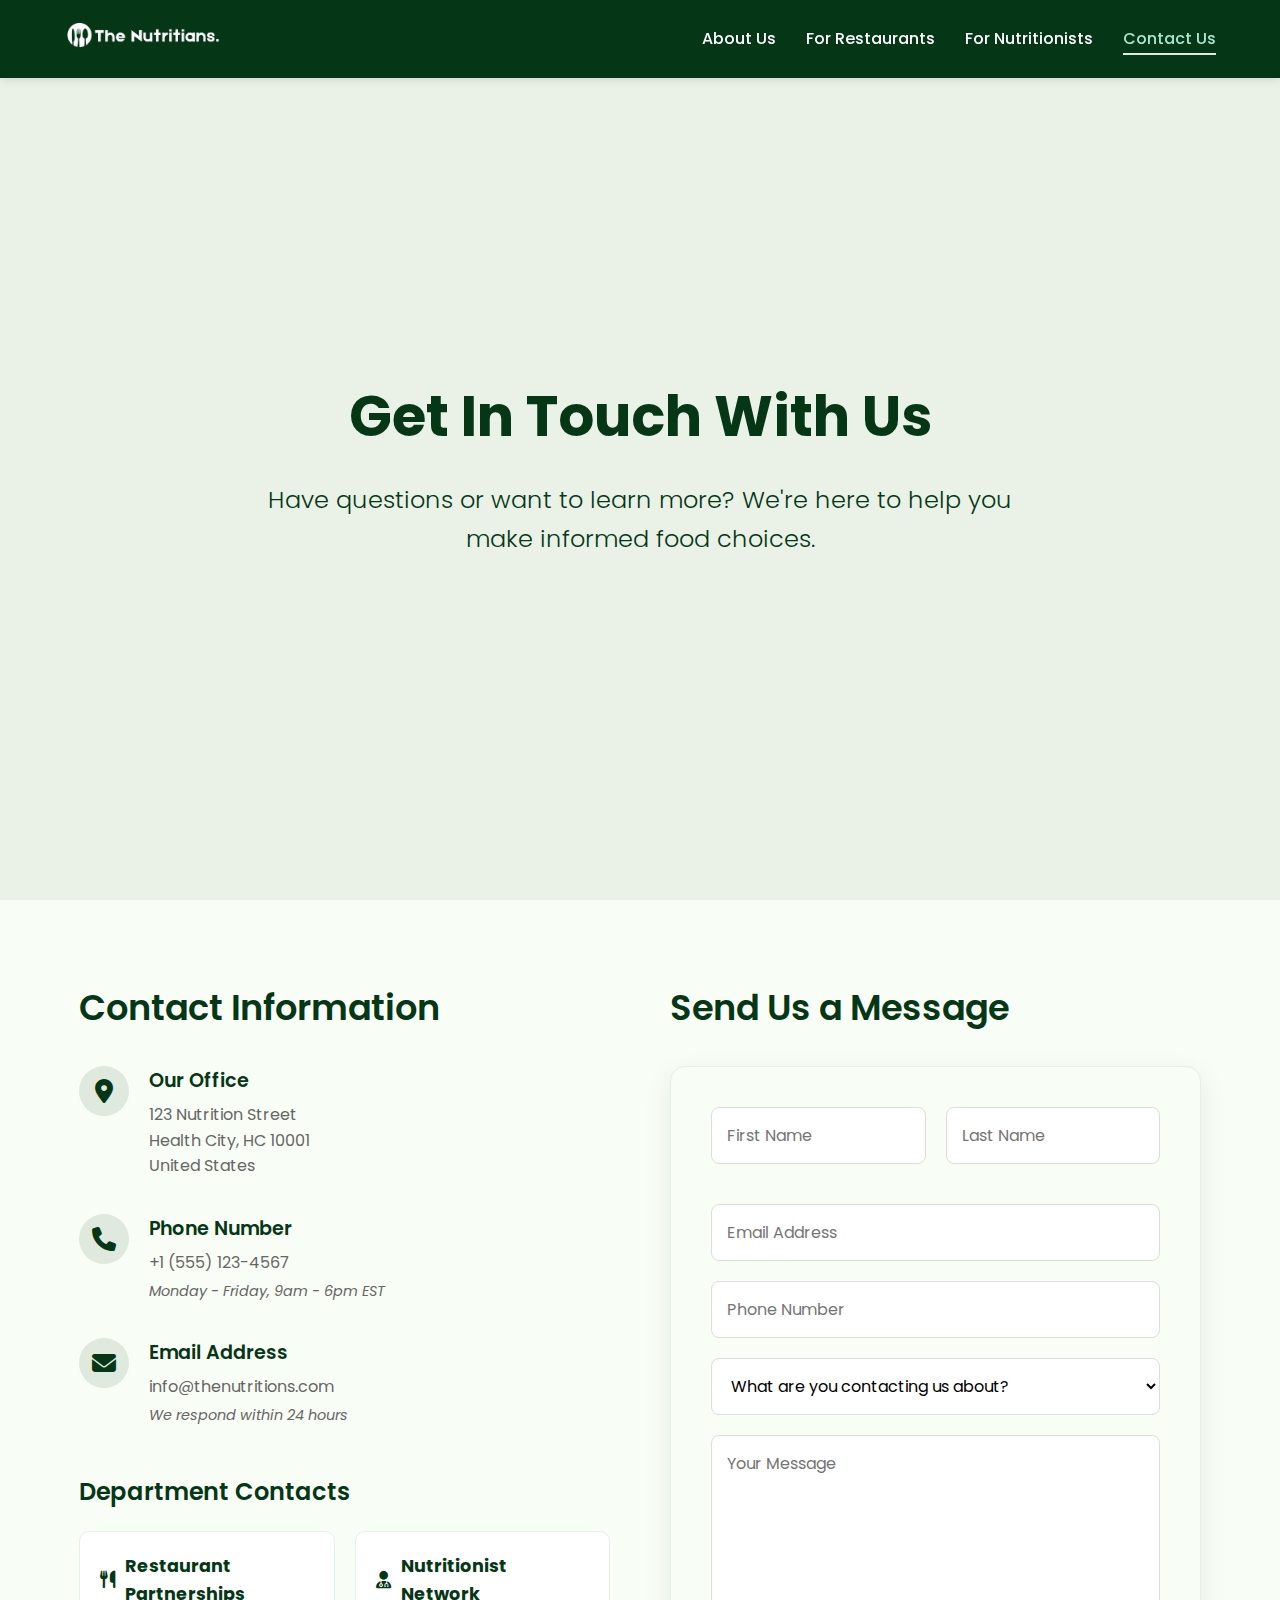
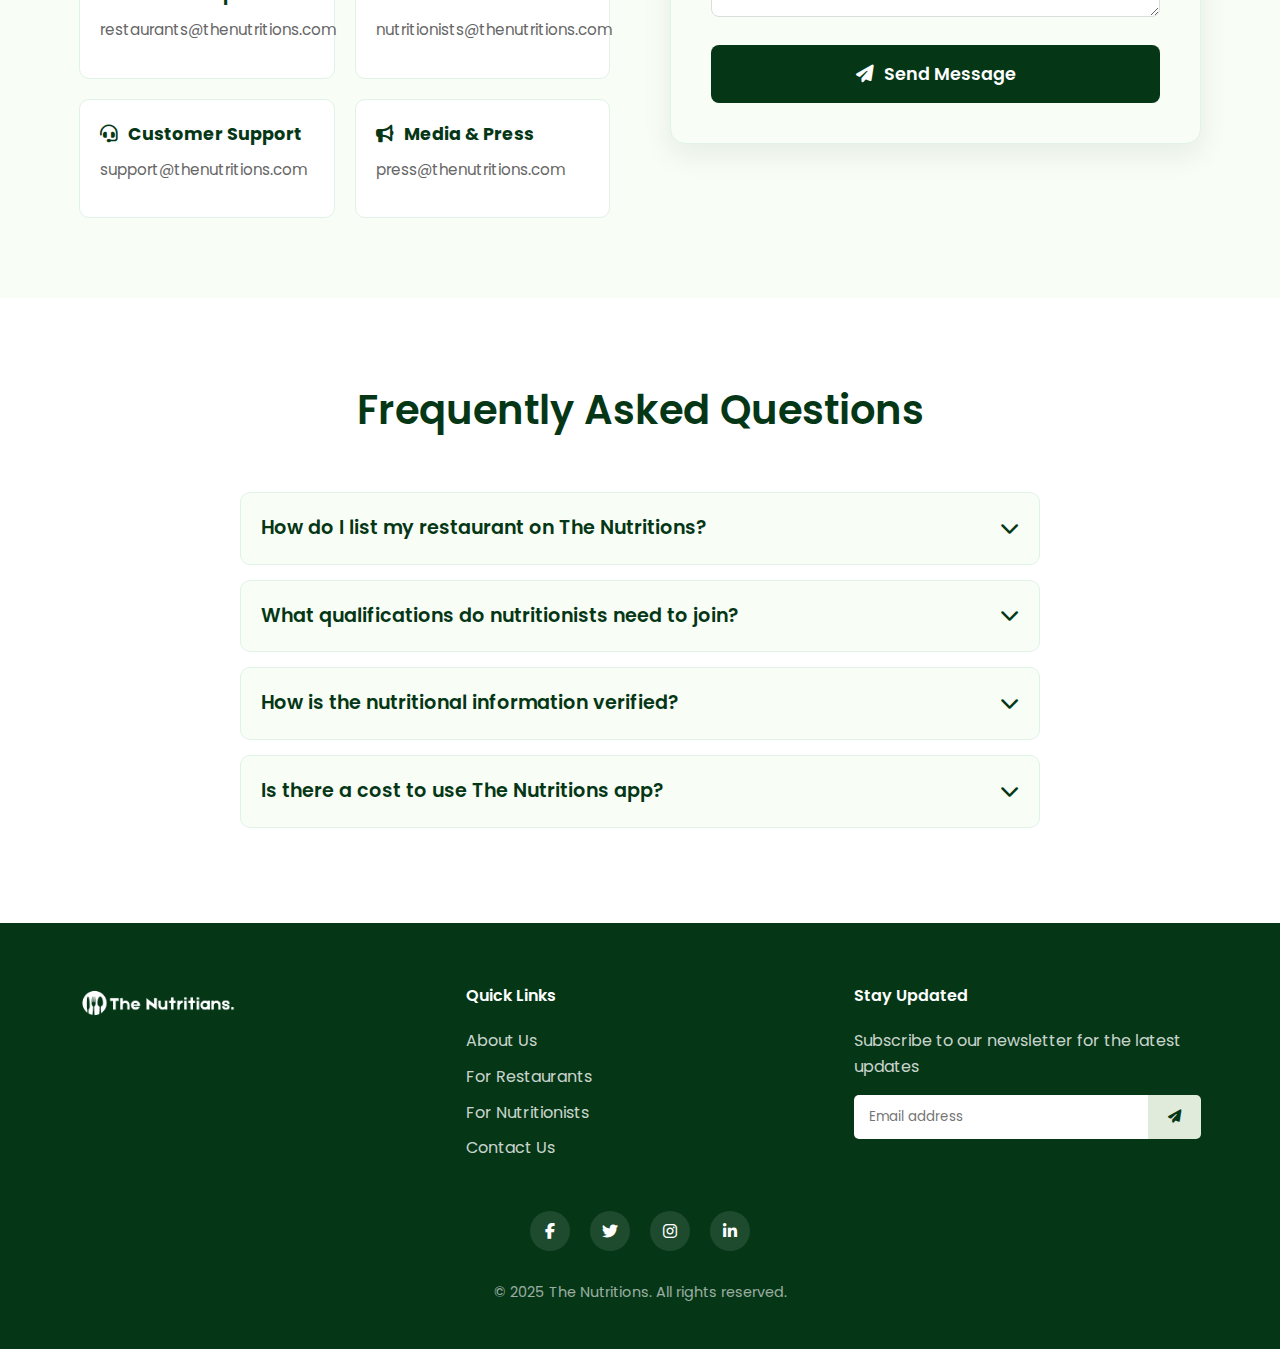
<file: contact.html>
<!DOCTYPE html>
<html lang="en">
<head>
    <meta charset="UTF-8">
    <meta name="viewport" content="width=device-width, initial-scale=1.0">
    <title>Contact Us - The Nutritians</title>
    <link rel="stylesheet" href="css/base.css">
    <link rel="stylesheet" href="css/navigation.css">
    <link rel="stylesheet" href="css/contact.css">
    <link rel="stylesheet" href="css/footer.css">
    <link rel="stylesheet" href="css/responsive.css">
    <link rel="stylesheet" href="https://cdnjs.cloudflare.com/ajax/libs/font-awesome/6.4.0/css/all.min.css">
</head>
<body>
    <!-- Navigation -->
    <nav class="navbar">
        <div class="container nav-container">
            <div class="logo">
                <a href="index.html">
                    <img src="images/c08c7a171cdeea2983594abb6d51b52d668d6d3d.png" alt="The Nutritions Logo">
                </a>
            </div>
            
            <button class="hamburger" id="hamburger">
                <i class="fas fa-bars"></i>
            </button>
            
            <ul class="nav-menu" id="nav-menu">
                <li><a href="index.html#about">About Us</a></li>
                <li><a href="restaurants.html">For Restaurants</a></li>
                <li><a href="nutritionists.html">For Nutritionists</a></li>
                <li><a href="contact.html" class="active">Contact Us</a></li>
            </ul>
        </div>
    </nav>

    <!-- Hero Section -->
    <section class="page-hero contact-hero">
        <div class="container">
            <h1>Get In Touch With Us</h1>
            <h2>Have questions or want to learn more? We're here to help you make informed food choices.</h2>
        </div>
    </section>

    <!-- Contact Section -->
    <section class="contact-page">
        <div class="container">
            <div class="contact-content">
                <div class="contact-info-section">
                    <h3>Contact Information</h3>
                    <div class="contact-details">
                        <div class="contact-detail">
                            <div class="contact-icon">
                                <i class="fas fa-map-marker-alt"></i>
                            </div>
                            <div class="contact-text">
                                <h4>Our Office</h4>
                                <p>123 Nutrition Street<br>Health City, HC 10001<br>United States</p>
                            </div>
                        </div>
                        
                        <div class="contact-detail">
                            <div class="contact-icon">
                                <i class="fas fa-phone"></i>
                            </div>
                            <div class="contact-text">
                                <h4>Phone Number</h4>
                                <p>+1 (555) 123-4567</p>
                                <p class="contact-note">Monday - Friday, 9am - 6pm EST</p>
                            </div>
                        </div>
                        
                        <div class="contact-detail">
                            <div class="contact-icon">
                                <i class="fas fa-envelope"></i>
                            </div>
                            <div class="contact-text">
                                <h4>Email Address</h4>
                                <p>info@thenutritions.com</p>
                                <p class="contact-note">We respond within 24 hours</p>
                            </div>
                        </div>
                    </div>
                    
                    <div class="contact-departments">
                        <h4>Department Contacts</h4>
                        <div class="departments-grid">
                            <div class="department">
                                <h5><i class="fas fa-utensils"></i> Restaurant Partnerships</h5>
                                <p>restaurants@thenutritions.com</p>
                            </div>
                            <div class="department">
                                <h5><i class="fas fa-user-md"></i> Nutritionist Network</h5>
                                <p>nutritionists@thenutritions.com</p>
                            </div>
                            <div class="department">
                                <h5><i class="fas fa-headset"></i> Customer Support</h5>
                                <p>support@thenutritions.com</p>
                            </div>
                            <div class="department">
                                <h5><i class="fas fa-bullhorn"></i> Media & Press</h5>
                                <p>press@thenutritions.com</p>
                            </div>
                        </div>
                    </div>
                </div>
                
                <div class="contact-form-section">
                    <h3>Send Us a Message</h3>
                    <form class="contact-page-form" id="contact-page-form">
                        <div class="form-row">
                            <div class="form-group">
                                <input type="text" placeholder="First Name" required>
                            </div>
                            <div class="form-group">
                                <input type="text" placeholder="Last Name" required>
                            </div>
                        </div>
                        
                        <div class="form-group">
                            <input type="email" placeholder="Email Address" required>
                        </div>
                        
                        <div class="form-group">
                            <input type="tel" placeholder="Phone Number">
                        </div>
                        
                        <div class="form-group">
                            <select required>
                                <option value="">What are you contacting us about?</option>
                                <option value="restaurant">Restaurant Partnership</option>
                                <option value="nutritionist">Nutritionist Network</option>
                                <option value="support">Customer Support</option>
                                <option value="feedback">Product Feedback</option>
                                <option value="press">Media Inquiry</option>
                                <option value="other">Other</option>
                            </select>
                        </div>
                        
                        <div class="form-group">
                            <textarea placeholder="Your Message" rows="6" required></textarea>
                        </div>
                        
                        <button type="submit" class="submit-btn">
                            <i class="fas fa-paper-plane"></i> Send Message
                        </button>
                    </form>
                </div>
            </div>
        </div>
    </section>

    <!-- FAQ Section -->
    <section class="faq-section">
        <div class="container">
            <h3>Frequently Asked Questions</h3>
            <div class="faq-container">
                <div class="faq-item">
                    <div class="faq-question">
                        <h4>How do I list my restaurant on The Nutritions?</h4>
                        <i class="fas fa-chevron-down"></i>
                    </div>
                    <div class="faq-answer">
                        <p>Visit our <a href="restaurants.html">For Restaurants</a> page and fill out the application form. Our partnership team will contact you within 24 hours to discuss the process and answer any questions.</p>
                    </div>
                </div>
                
                <div class="faq-item">
                    <div class="faq-question">
                        <h4>What qualifications do nutritionists need to join?</h4>
                        <i class="fas fa-chevron-down"></i>
                    </div>
                    <div class="faq-answer">
                        <p>We accept registered dietitians, certified nutrition specialists, licensed nutritionists, and nutrition students. Visit our <a href="nutritionists.html">For Nutritionists</a> page for more details and to apply.</p>
                    </div>
                </div>
                
                <div class="faq-item">
                    <div class="faq-question">
                        <h4>How is the nutritional information verified?</h4>
                        <i class="fas fa-chevron-down"></i>
                    </div>
                    <div class="faq-answer">
                        <p>We use a combination of lab analysis, recipe breakdowns, and verification by certified nutritionists to ensure accuracy. Restaurants can also submit their own nutritional analysis from accredited labs.</p>
                    </div>
                </div>
                
                <div class="faq-item">
                    <div class="faq-question">
                        <h4>Is there a cost to use The Nutritions app?</h4>
                        <i class="fas fa-chevron-down"></i>
                    </div>
                    <div class="faq-answer">
                        <p>The app is free for consumers. Restaurants pay a monthly subscription fee based on their size and number of menu items. Nutritionists have different membership tiers based on their needs.</p>
                    </div>
                </div>
            </div>
        </div>
    </section>

    <!-- Footer -->
    <footer>
        <div class="container">
            <div class="footer-content">
                <div class="footer-logo">
                    <div class="logo">
                        <a href="index.html">
                            <img src="images/c08c7a171cdeea2983594abb6d51b52d668d6d3d.png" alt="The Nutritions Logo">
                        </a>
                    </div>
                    <p>Revolutionizing informed food choices for everyone</p>
                </div>
                <div class="footer-links">
                    <h4>Quick Links</h4>
                    <ul>
                        <li><a href="index.html#about">About Us</a></li>
                        <li><a href="restaurants.html">For Restaurants</a></li>
                        <li><a href="nutritionists.html">For Nutritionists</a></li>
                        <li><a href="contact.html">Contact Us</a></li>
                    </ul>
                </div>
                <div class="footer-newsletter">
                    <h4>Stay Updated</h4>
                    <p>Subscribe to our newsletter for the latest updates</p>
                    <form class="footer-newsletter-form">
                        <input type="email" placeholder="Email address">
                        <button type="submit"><i class="fas fa-paper-plane"></i></button>
                    </form>
                </div>
            </div>
            <div class="social-links">
                <a href="#"><i class="fab fa-facebook-f"></i></a>
                <a href="#"><i class="fab fa-twitter"></i></a>
                <a href="#"><i class="fab fa-instagram"></i></a>
                <a href="#"><i class="fab fa-linkedin-in"></i></a>
            </div>
            <p class="copyright">&copy; 2025 The Nutritions. All rights reserved.</p>
        </div>
    </footer>

    <script>
        // Mobile Navigation
        document.addEventListener('DOMContentLoaded', function() {
            const hamburger = document.getElementById('hamburger');
            const navMenu = document.getElementById('nav-menu');
            
            if (hamburger) {
                hamburger.addEventListener('click', function() {
                    navMenu.classList.toggle('active');
                    hamburger.innerHTML = navMenu.classList.contains('active') 
                        ? '<i class="fas fa-times"></i>' 
                        : '<i class="fas fa-bars"></i>';
                });
            }
            
            // Close mobile menu when clicking a link
            document.querySelectorAll('.nav-menu a').forEach(link => {
                link.addEventListener('click', function() {
                    navMenu.classList.remove('active');
                    hamburger.innerHTML = '<i class="fas fa-bars"></i>';
                });
            });
            
            // Form submission
            const contactForm = document.getElementById('contact-page-form');
            if (contactForm) {
                contactForm.addEventListener('submit', function(e) {
                    e.preventDefault();
                    alert('Thank you for your message! We will get back to you within 24 hours.');
                    this.reset();
                });
            }
            
            // FAQ functionality
            const faqQuestions = document.querySelectorAll('.faq-question');
            faqQuestions.forEach(question => {
                question.addEventListener('click', function() {
                    const faqItem = this.parentElement;
                    faqItem.classList.toggle('active');
                    
                    const icon = this.querySelector('i');
                    if (faqItem.classList.contains('active')) {
                        icon.classList.remove('fa-chevron-down');
                        icon.classList.add('fa-chevron-up');
                    } else {
                        icon.classList.remove('fa-chevron-up');
                        icon.classList.add('fa-chevron-down');
                    }
                });
            });
        });
    </script>
</body>
</html>
</file>
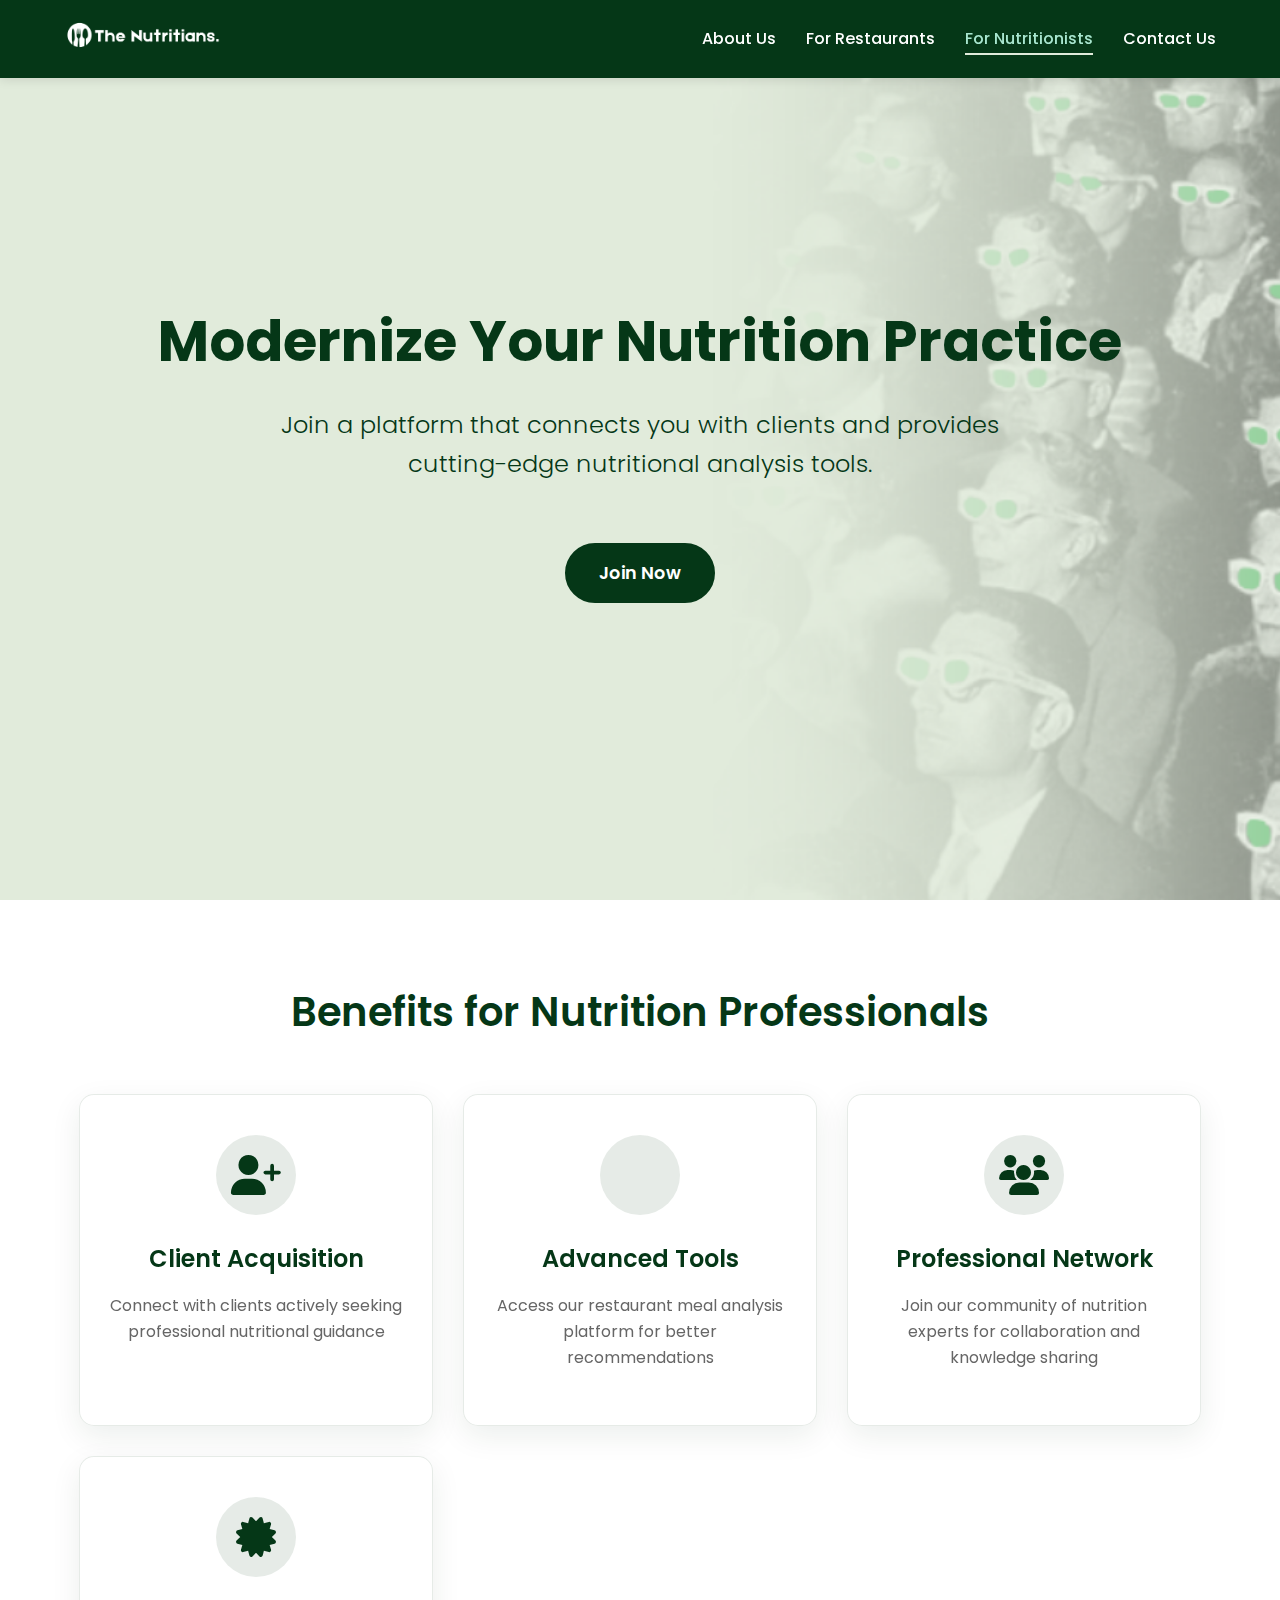
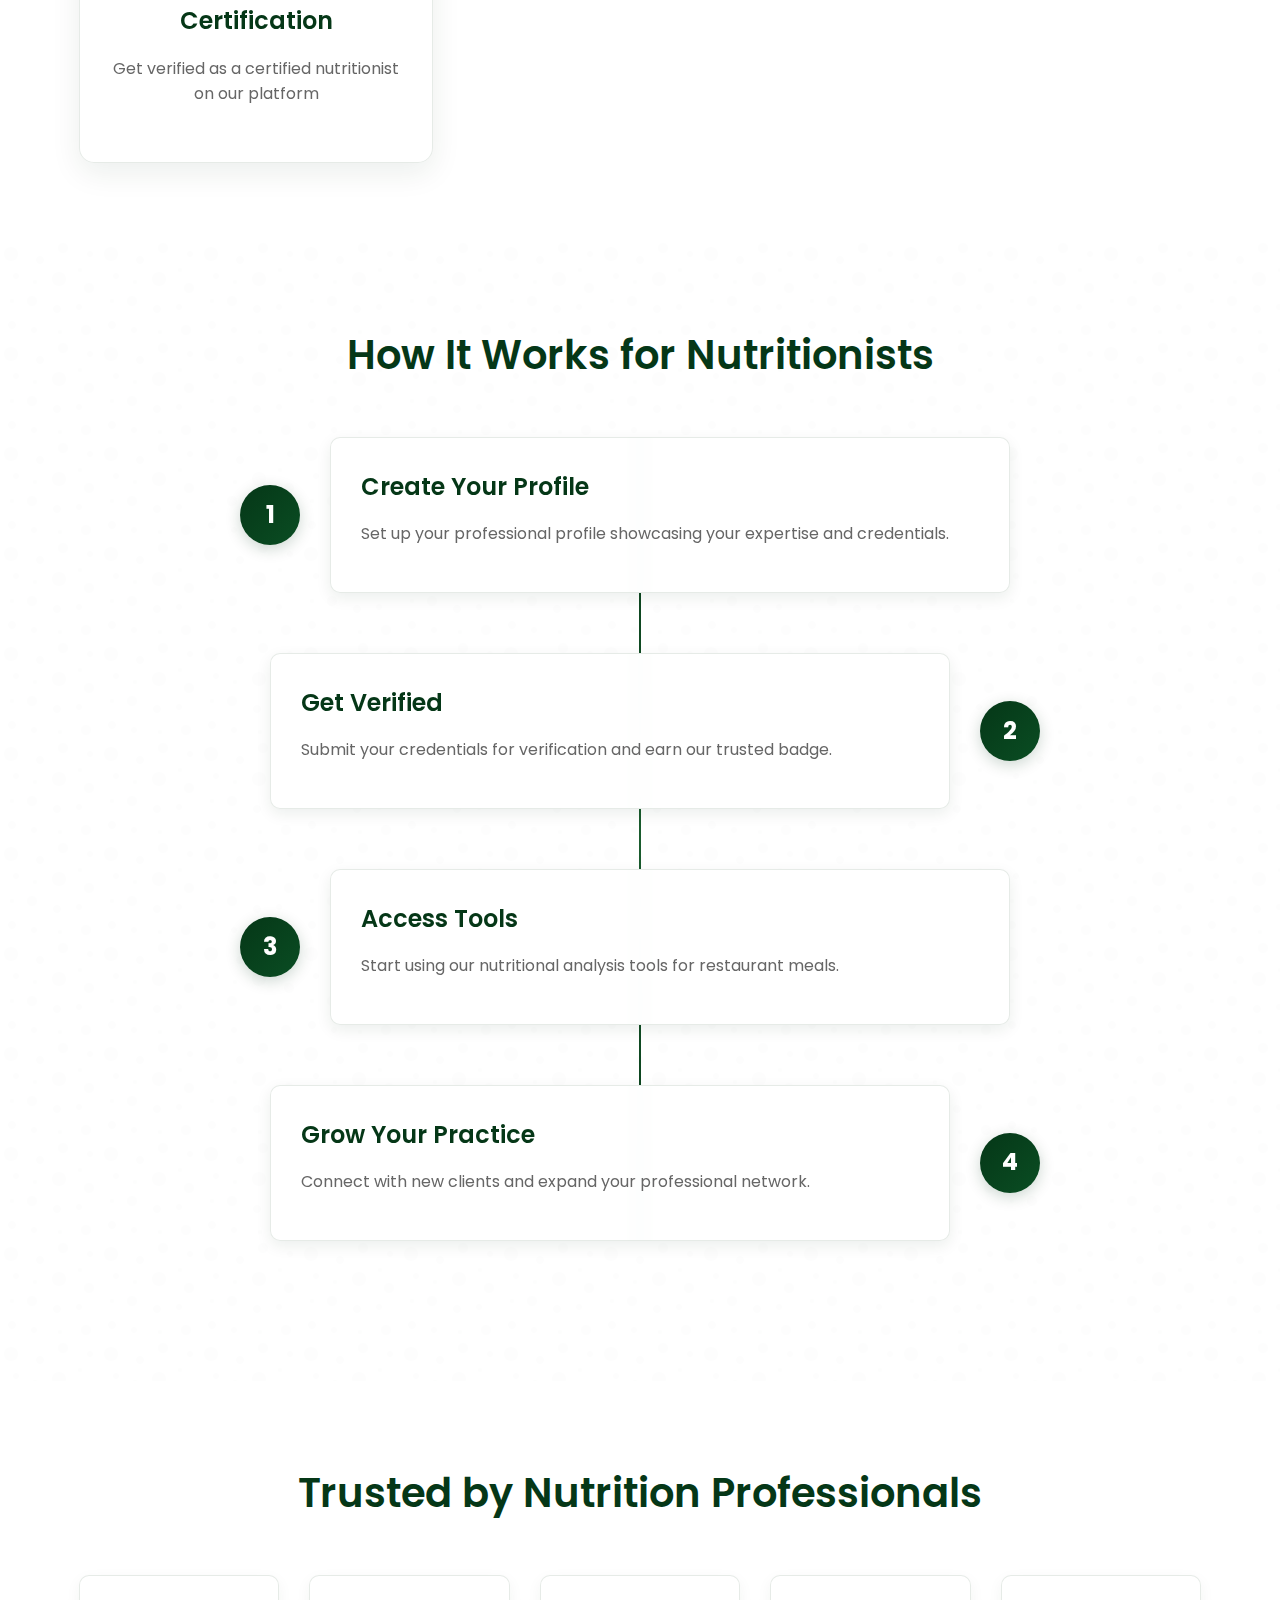
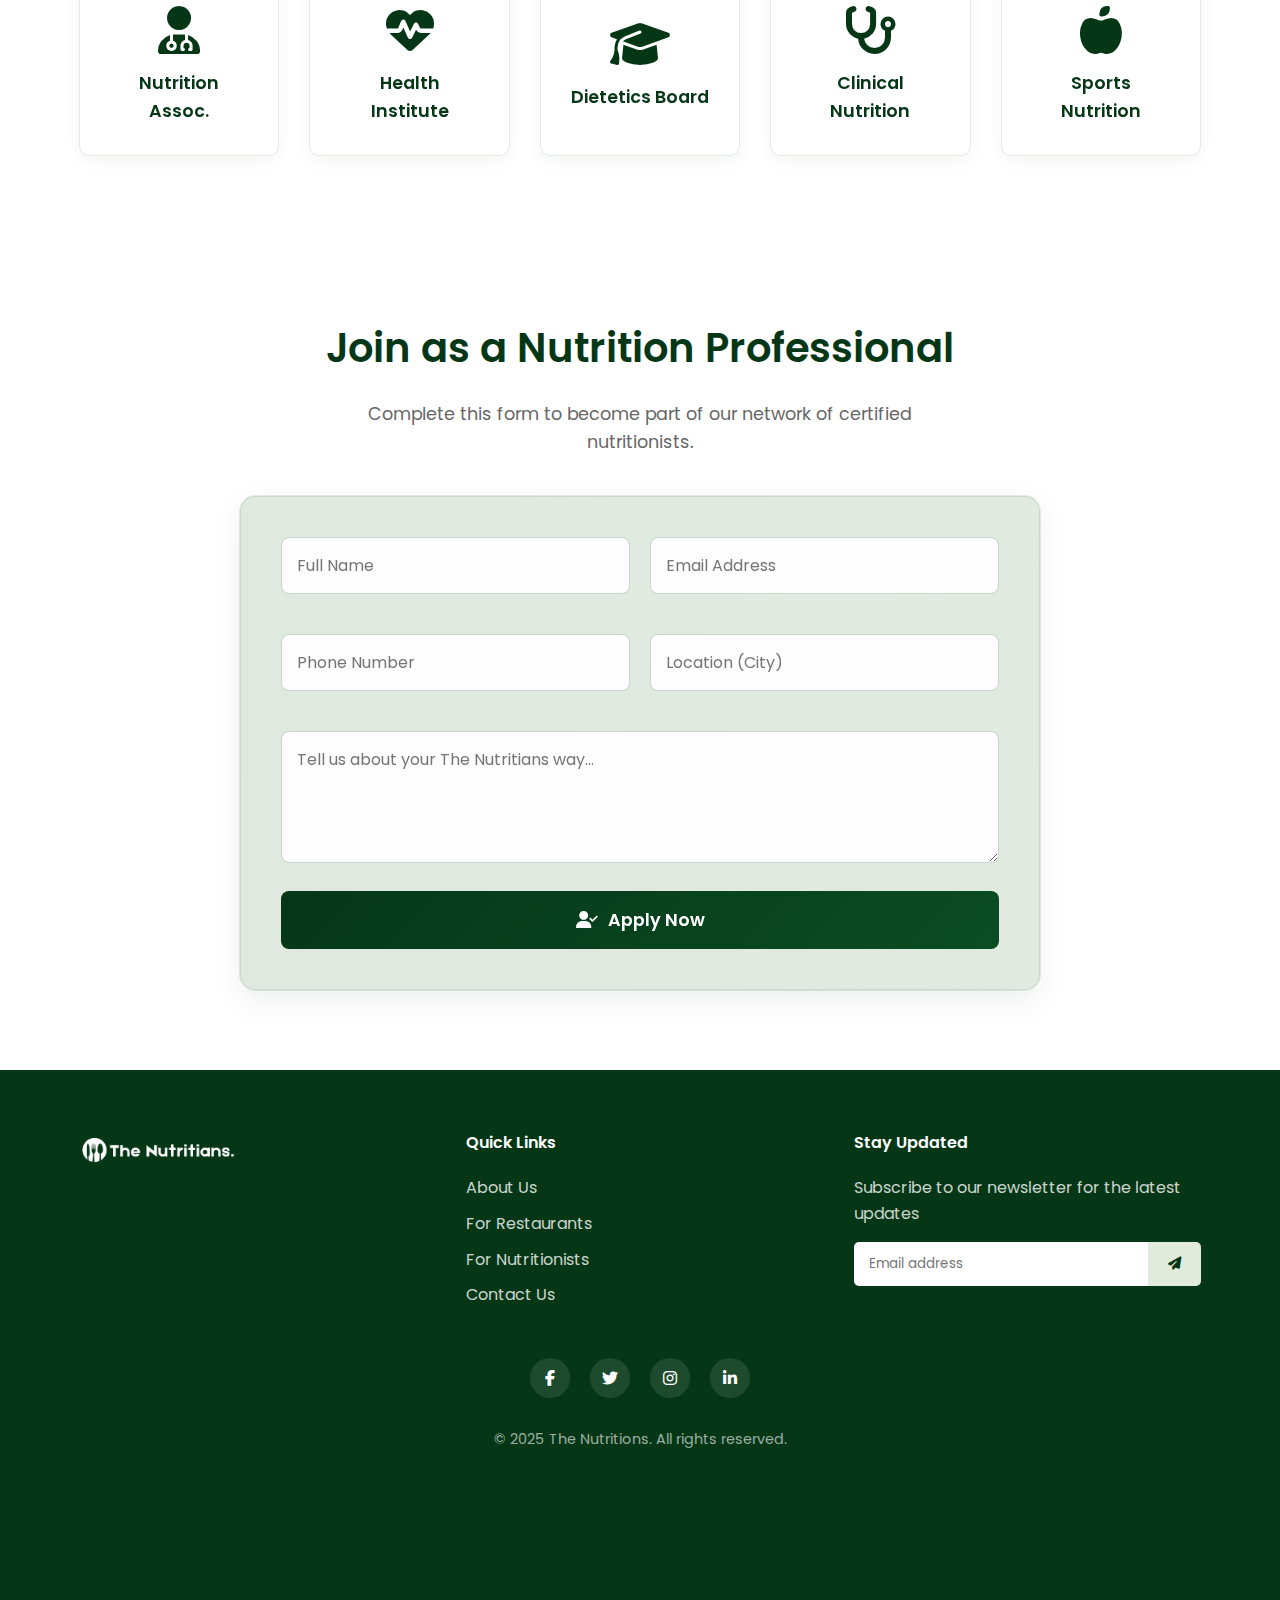
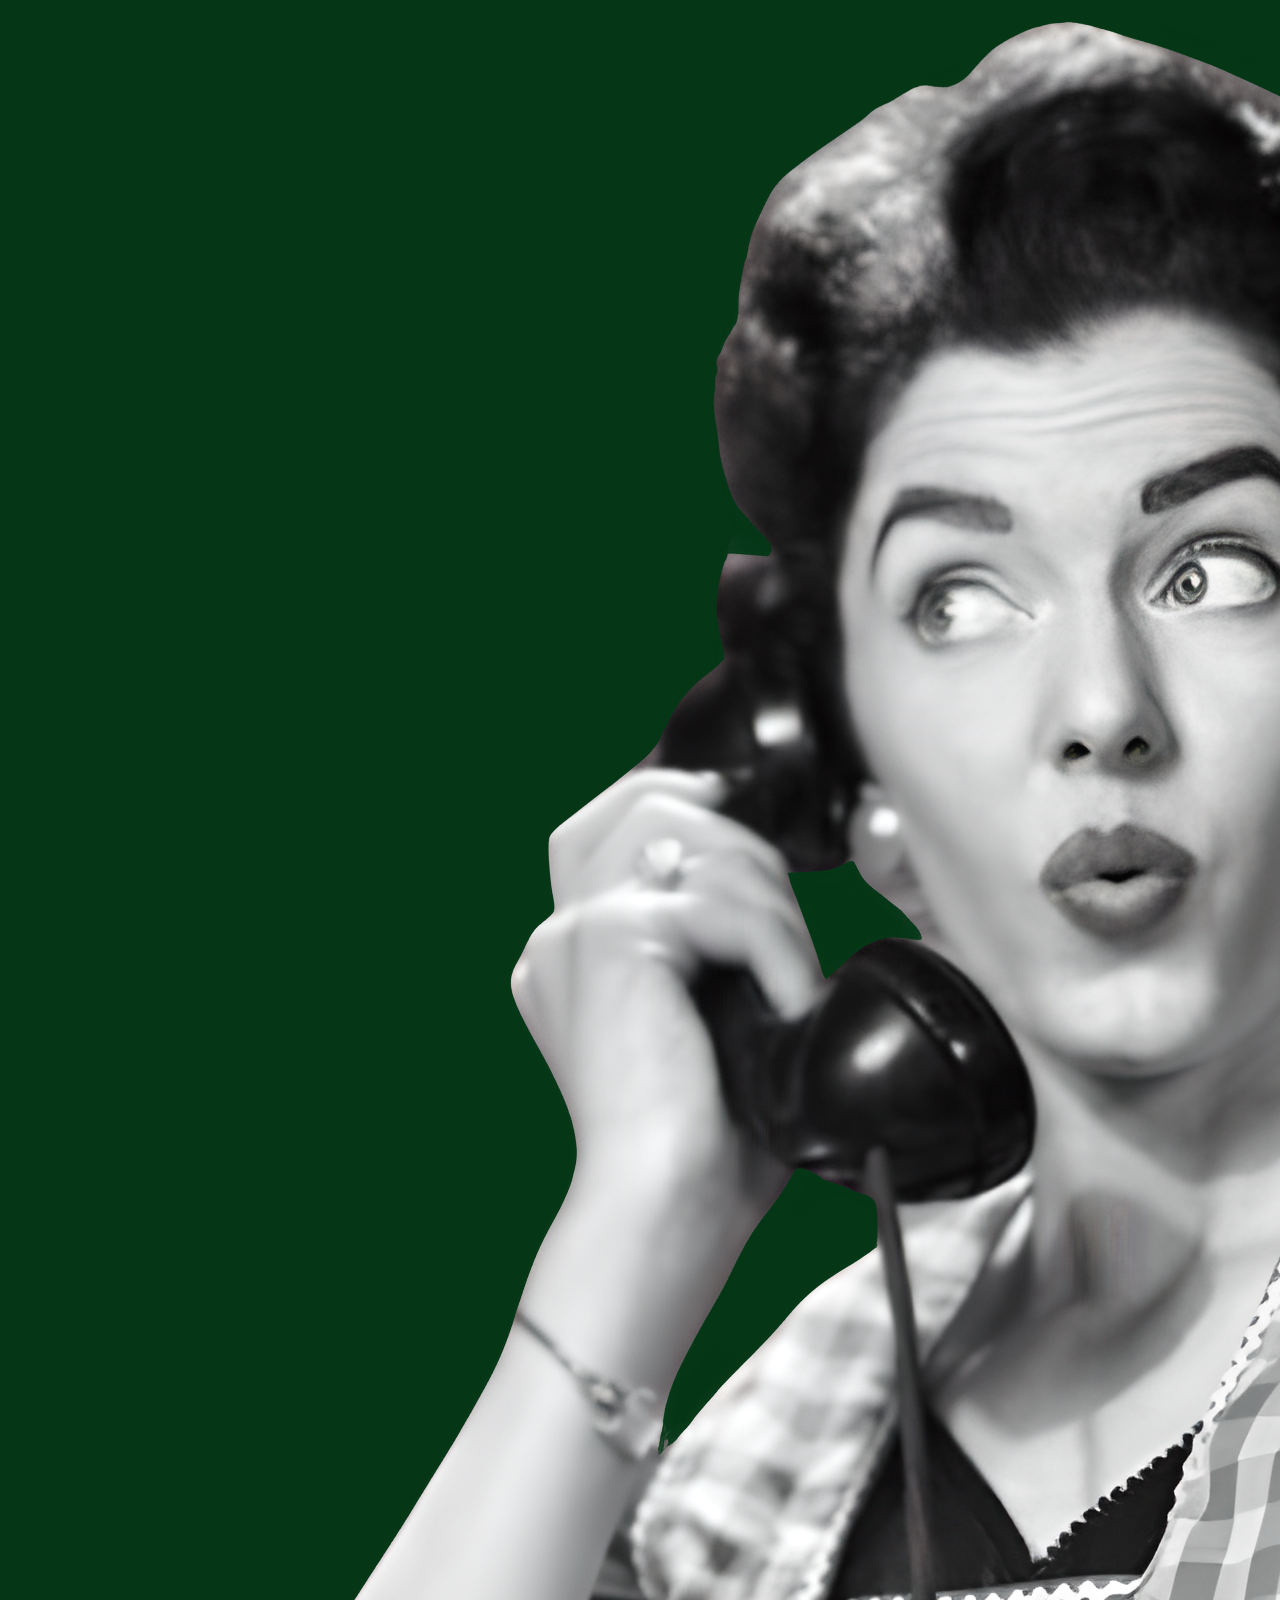
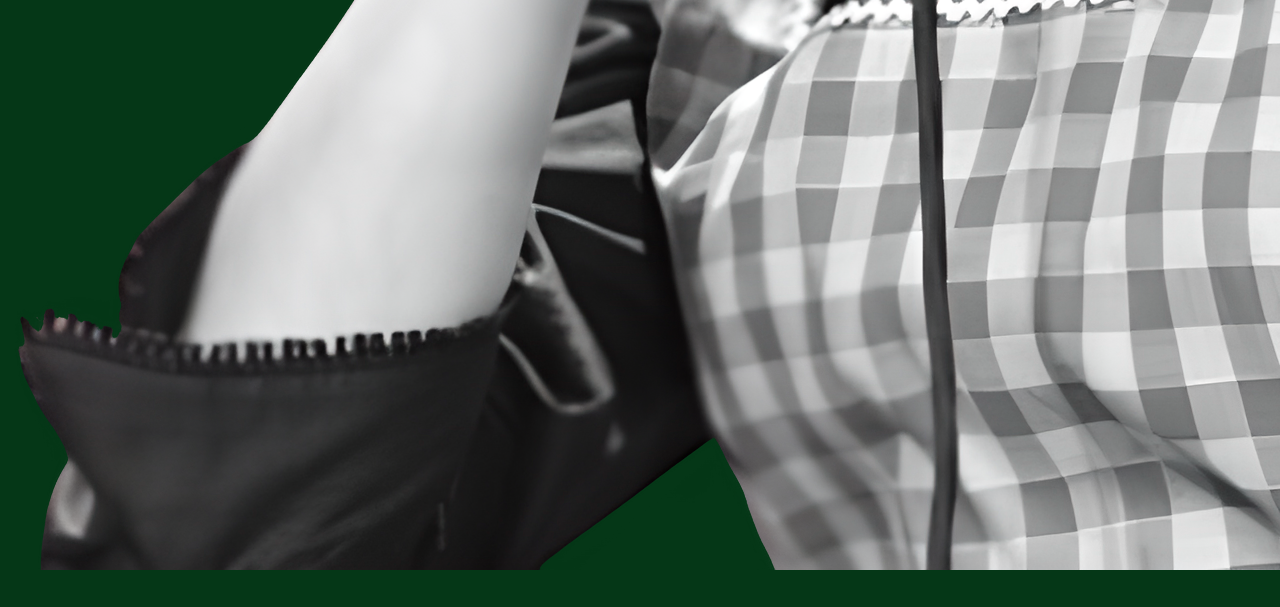
<file: nutritionists.html>
<!DOCTYPE html>
<html lang="en">
<head>
    <meta charset="UTF-8">
    <meta name="viewport" content="width=device-width, initial-scale=1.0">
    <title>For Nutritionists - The Nutritians</title>
    <link rel="stylesheet" href="css/base.css">
    <link rel="stylesheet" href="css/navigation.css">
    <link rel="stylesheet" href="css/nutritionists.css">
    <link rel="stylesheet" href="css/footer.css">
    <link rel="stylesheet" href="css/responsive.css">
    <link rel="stylesheet" href="https://cdnjs.cloudflare.com/ajax/libs/font-awesome/6.4.0/css/all.min.css">
</head>
<body>
    <!-- Navigation -->
    <nav class="navbar">
        <div class="container nav-container">
            <div class="logo">
                <a href="index.html">
                    <img src="images/c08c7a171cdeea2983594abb6d51b52d668d6d3d.png" alt="The Nutritions Logo">
                </a>
            </div>
            
            <button class="hamburger" id="hamburger">
                <i class="fas fa-bars"></i>
            </button>
            
            <ul class="nav-menu" id="nav-menu">
                <li><a href="index.html">About Us</a></li>
                <li><a href="restaurants.html">For Restaurants</a></li>
                <li><a href="nutritionists.html" class="active">For Nutritionists</a></li>
                <li><a href="contact.html">Contact Us</a></li>
            </ul>
        </div>
    </nav>

    <!-- Hero Section -->
    <section class="page-hero nutritionist-hero" style="background-image: url('images/c34da73dcdb926cdbc847f14e64486e1d0891c1d.png');">
        <div class="container">
            <h1>Modernize Your Nutrition Practice</h1>
            <h2>Join a platform that connects you with clients and provides cutting-edge nutritional analysis tools.</h2>
            <a href="#signup-form" class="explore-btn">Join Now</a>
        </div>
    </section>

    <!-- What We Offer Section -->
    <section class="offers-section">
        <div class="container">
            <h3>Benefits for Nutrition Professionals</h3>
            <div class="offers-grid">
                <div class="offer-card">
                    <div class="offer-icon">
                        <i class="fas fa-user-plus"></i>
                    </div>
                    <h4>Client Acquisition</h4>
                    <p>Connect with clients actively seeking professional nutritional guidance</p>
                </div>
                
                <div class="offer-card">
                    <div class="offer-icon">
                        <i class="fas fa-chart-network"></i>
                    </div>
                    <h4>Advanced Tools</h4>
                    <p>Access our restaurant meal analysis platform for better recommendations</p>
                </div>
                
                <div class="offer-card">
                    <div class="offer-icon">
                        <i class="fas fa-users"></i>
                    </div>
                    <h4>Professional Network</h4>
                    <p>Join our community of nutrition experts for collaboration and knowledge sharing</p>
                </div>
                
                <div class="offer-card">
                    <div class="offer-icon">
                        <i class="fas fa-certificate"></i>
                    </div>
                    <h4>Certification</h4>
                    <p>Get verified as a certified nutritionist on our platform</p>
                </div>
            </div>
        </div>
    </section>

    <!-- Timeline Section -->
    <section class="timeline-section">
        <div class="container">
            <h3>How It Works for Nutritionists</h3>
            <div class="timeline">
                <div class="timeline-item">
                    <div class="timeline-number">1</div>
                    <div class="timeline-content">
                        <h4>Create Your Profile</h4>
                        <p>Set up your professional profile showcasing your expertise and credentials.</p>
                    </div>
                </div>
                
                <div class="timeline-item">
                    <div class="timeline-number">2</div>
                    <div class="timeline-content">
                        <h4>Get Verified</h4>
                        <p>Submit your credentials for verification and earn our trusted badge.</p>
                    </div>
                </div>
                
                <div class="timeline-item">
                    <div class="timeline-number">3</div>
                    <div class="timeline-content">
                        <h4>Access Tools</h4>
                        <p>Start using our nutritional analysis tools for restaurant meals.</p>
                    </div>
                </div>
                
                <div class="timeline-item">
                    <div class="timeline-number">4</div>
                    <div class="timeline-content">
                        <h4>Grow Your Practice</h4>
                        <p>Connect with new clients and expand your professional network.</p>
                    </div>
                </div>
            </div>
        </div>
    </section>

    <!-- Trusted Partners Section -->
    <section class="partners-section">
        <div class="container">
            <h3>Trusted by Nutrition Professionals</h3>
            <div class="partners-grid">
                <div class="partner-logo">
                    <i class="fas fa-user-md"></i>
                    <span>Nutrition Assoc.</span>
                </div>
                <div class="partner-logo">
                    <i class="fas fa-heartbeat"></i>
                    <span>Health Institute</span>
                </div>
                <div class="partner-logo">
                    <i class="fas fa-graduation-cap"></i>
                    <span>Dietetics Board</span>
                </div>
                <div class="partner-logo">
                    <i class="fas fa-stethoscope"></i>
                    <span>Clinical Nutrition</span>
                </div>
                <div class="partner-logo">
                    <i class="fas fa-apple-alt"></i>
                    <span>Sports Nutrition</span>
                </div>
            </div>
        </div>
    </section>

    <!-- Signup Form Section -->
    <section class="signup-section" id="signup-form">
        <div class="container">
            <h3>Join as a Nutrition Professional</h3>
            <p>Complete this form to become part of our network of certified nutritionists.</p>
            
            <form class="nutritionist-form" id="nutritionist-form">
                <div class="form-row">
                    <div class="form-group">
                        <input type="text" placeholder="Full Name" required>
                    </div>
                    <div class="form-group">
                        <input type="email" placeholder="Email Address" required>
                    </div>
                </div>
                
                <div class="form-row">
                    <div class="form-group">
                        <input type="tel" placeholder="Phone Number" required>
                    </div>
                    <div class="form-group">
                        <input type="text" placeholder="Location (City)" required>
                    </div>
                </div>
                
                <div class="form-group">
                    <textarea placeholder="Tell us about your The Nutritians way..." rows="4"></textarea>
                </div>
                
                <button type="submit" class="submit-btn">
                    <i class="fas fa-user-check"></i> Apply Now
                </button>
            </form>
        </div>
    </section>

    <!-- Footer -->
    <footer>
        <div class="container">
            <div class="footer-content">
                <div class="footer-logo">
                    <div class="logo">
                        <a href="index.html">
                            <img src="images/c08c7a171cdeea2983594abb6d51b52d668d6d3d.png" alt="The Nutritions Logo">
                        </a>
                    </div>
                    <p>Revolutionizing informed food choices for everyone</p>
                </div>
                <div class="footer-links">
                    <h4>Quick Links</h4>
                    <ul>
                        <li><a href="index.html#about">About Us</a></li>
                        <li><a href="restaurants.html">For Restaurants</a></li>
                        <li><a href="nutritionists.html">For Nutritionists</a></li>
                        <li><a href="contact.html">Contact Us</a></li>
                    </ul>
                </div>
                <div class="footer-newsletter">
                    <h4>Stay Updated</h4>
                    <p>Subscribe to our newsletter for the latest updates</p>
                    <form class="footer-newsletter-form">
                        <input type="email" placeholder="Email address">
                        <button type="submit"><i class="fas fa-paper-plane"></i></button>
                    </form>
                </div>
            </div>
            <div class="social-links">
                <a href="#"><i class="fab fa-facebook-f"></i></a>
                <a href="#"><i class="fab fa-twitter"></i></a>
                <a href="#"><i class="fab fa-instagram"></i></a>
                <a href="#"><i class="fab fa-linkedin-in"></i></a>
            </div>
            <p class="copyright">&copy; 2025 The Nutritions. All rights reserved.</p>
        </div>
        <img src="images/footerimage.png" class="footer-image" alt="">
    </footer>

    <script>
        // Mobile Navigation
        document.addEventListener('DOMContentLoaded', function() {
            const hamburger = document.getElementById('hamburger');
            const navMenu = document.getElementById('nav-menu');
            
            if (hamburger) {
                hamburger.addEventListener('click', function() {
                    navMenu.classList.toggle('active');
                    hamburger.innerHTML = navMenu.classList.contains('active') 
                        ? '<i class="fas fa-times"></i>' 
                        : '<i class="fas fa-bars"></i>';
                });
            }
            
            // Close mobile menu when clicking a link
            document.querySelectorAll('.nav-menu a').forEach(link => {
                link.addEventListener('click', function() {
                    navMenu.classList.remove('active');
                    hamburger.innerHTML = '<i class="fas fa-bars"></i>';
                });
            });
            
            // Form submission
            const nutritionistForm = document.getElementById('nutritionist-form');
            if (nutritionistForm) {
                nutritionistForm.addEventListener('submit', function(e) {
                    e.preventDefault();
                    alert('Thank you for your application! We will review your credentials and contact you soon.');
                    this.reset();
                });
            }
        });
    </script>
</body>
</html>
</file>
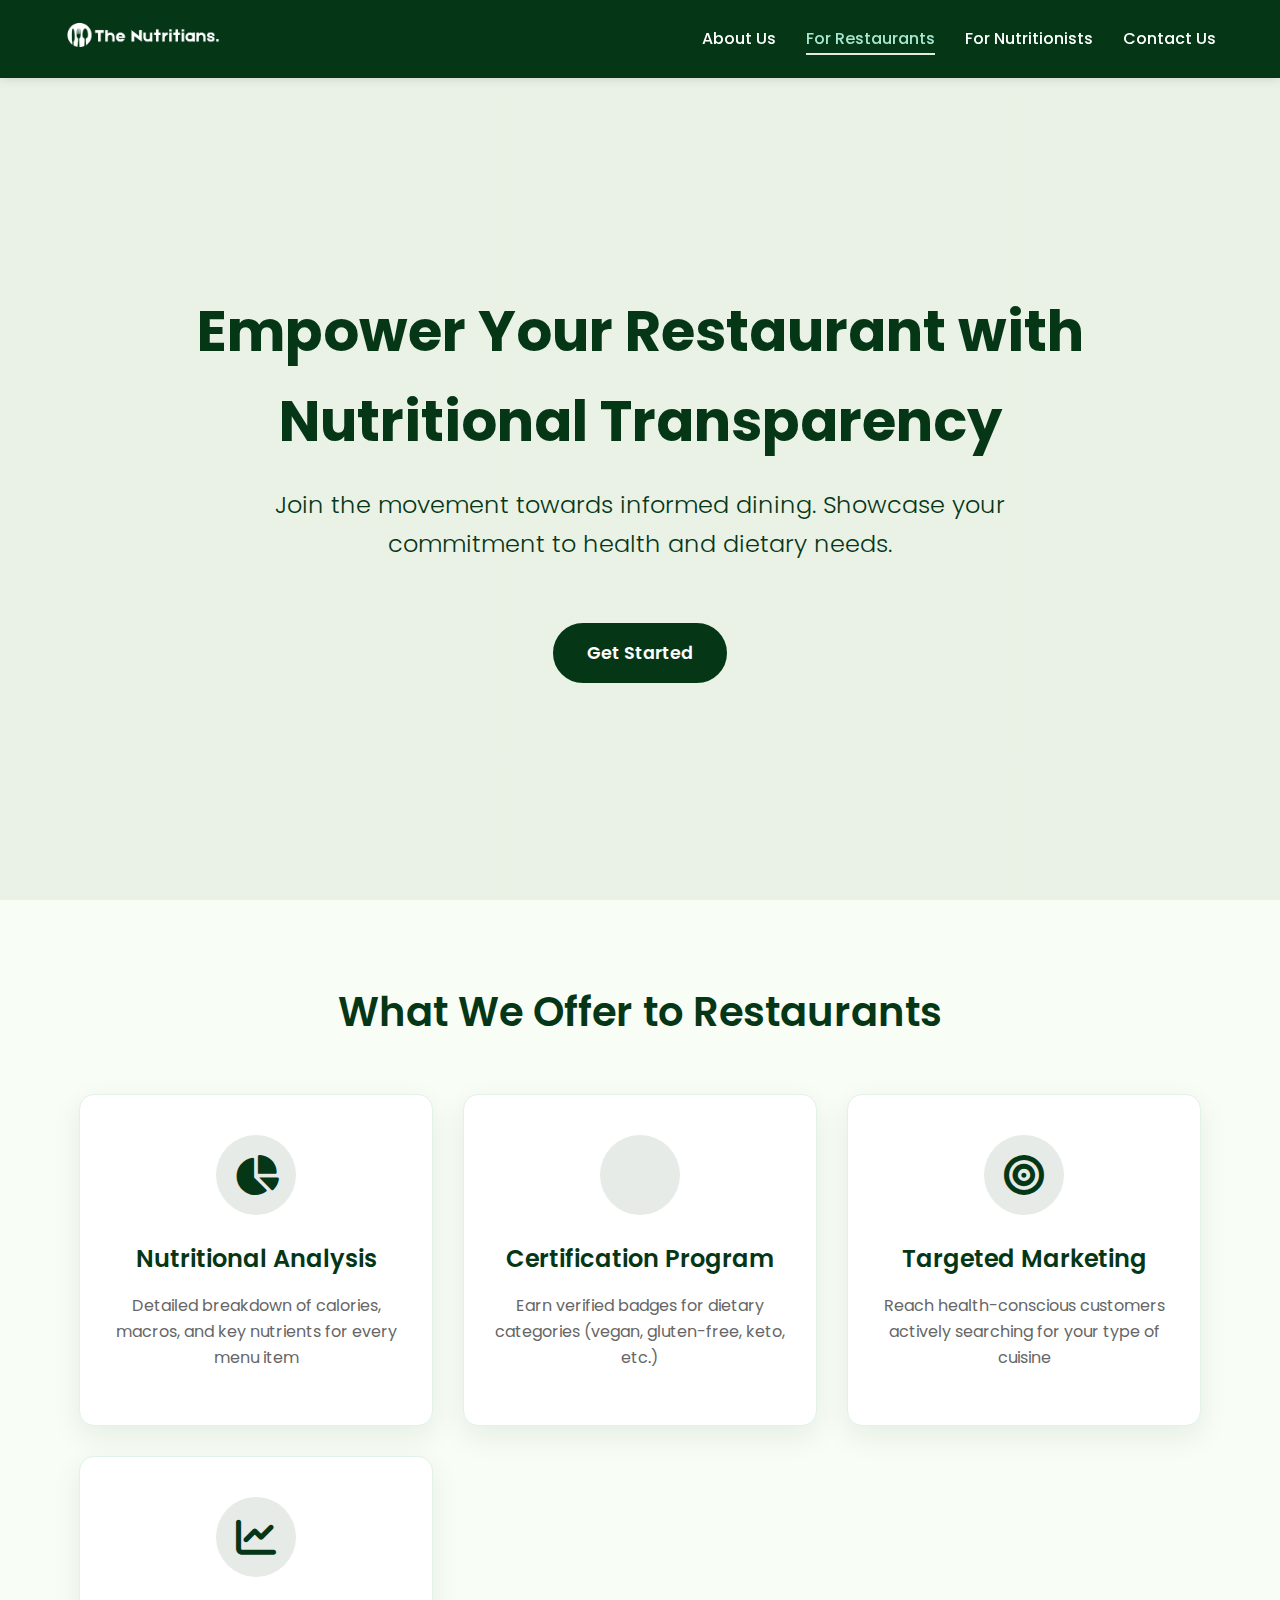
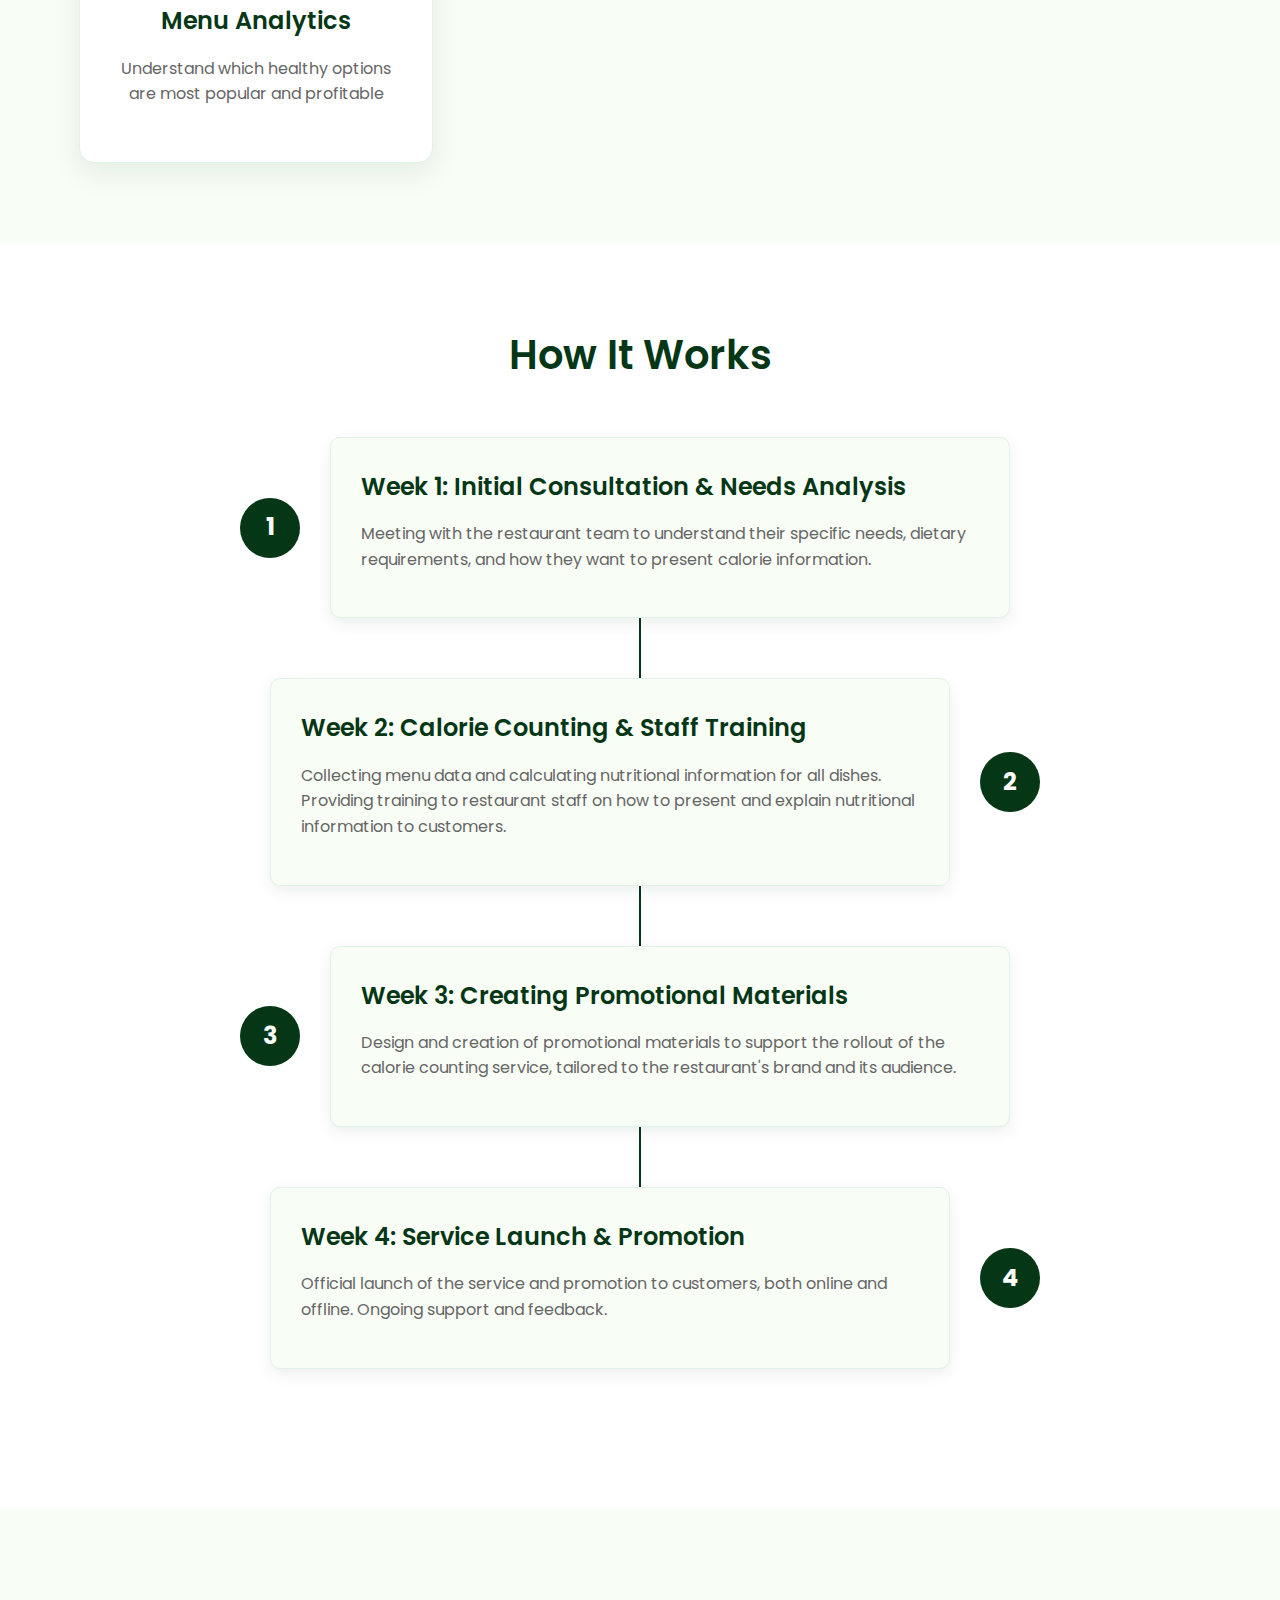
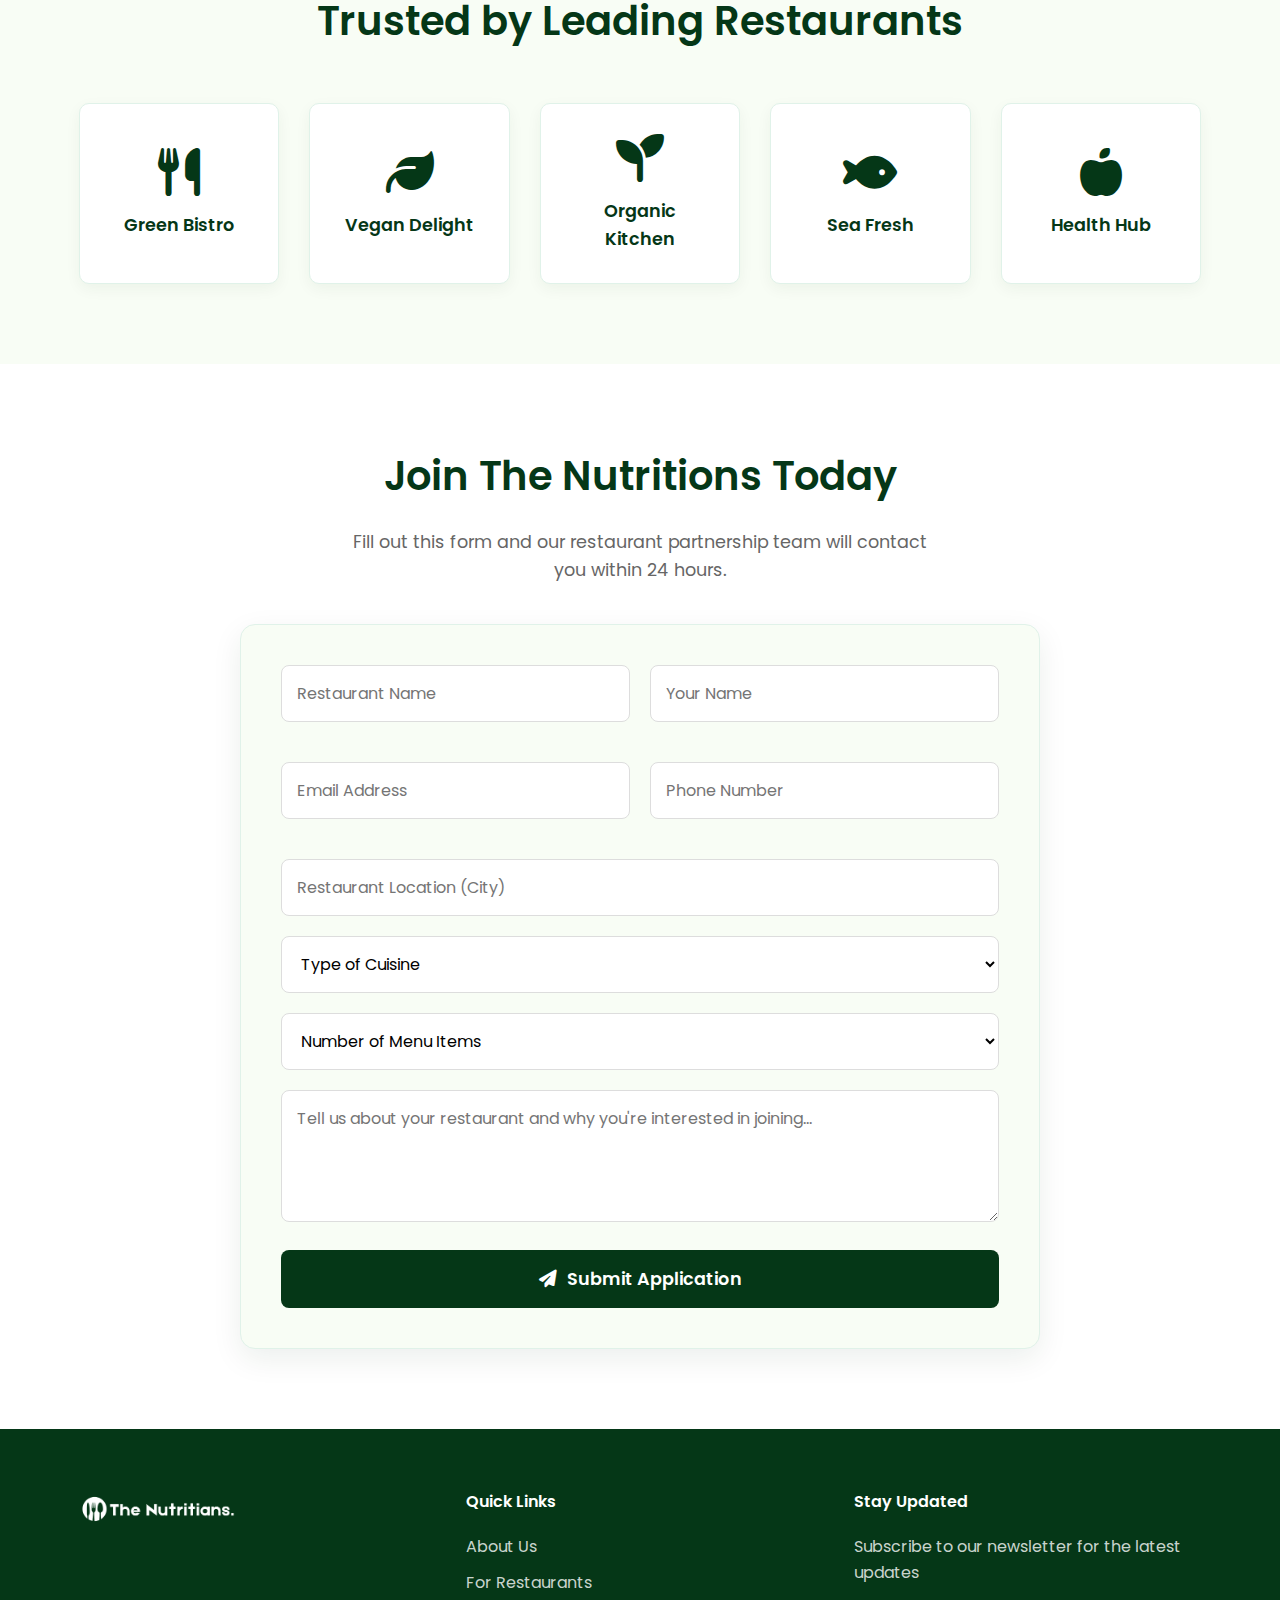
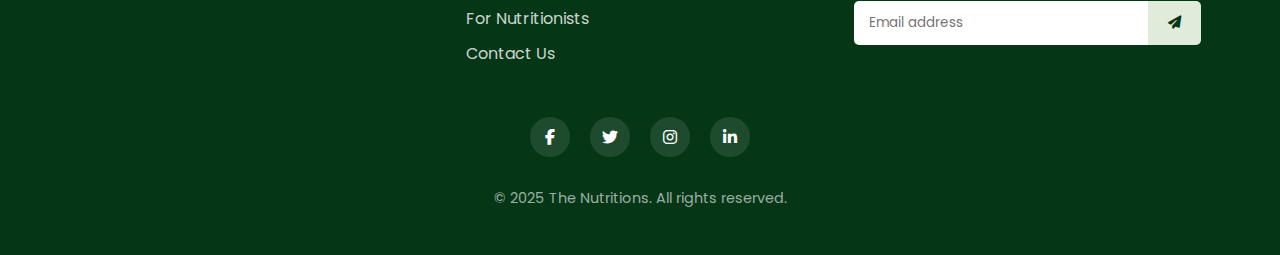
<file: restaurants.html>
<!DOCTYPE html>
<html lang="en">
<head>
    <meta charset="UTF-8">
    <meta name="viewport" content="width=device-width, initial-scale=1.0">
    <title>For Restaurants - The Nutritians</title>
    <link rel="stylesheet" href="css/base.css">
    <link rel="stylesheet" href="css/navigation.css">
    <link rel="stylesheet" href="css/restaurants.css">
    <link rel="stylesheet" href="css/footer.css">
    <link rel="stylesheet" href="css/responsive.css">
    <link rel="stylesheet" href="https://cdnjs.cloudflare.com/ajax/libs/font-awesome/6.4.0/css/all.min.css">
</head>
<body>
    <!-- Navigation -->
    <nav class="navbar">
        <div class="container nav-container">
            <div class="logo">
                <a href="index.html">
                    <img src="images/c08c7a171cdeea2983594abb6d51b52d668d6d3d.png" alt="The Nutritions Logo">
                </a>
            </div>
            
            <button class="hamburger" id="hamburger">
                <i class="fas fa-bars"></i>
            </button>
            
            <ul class="nav-menu" id="nav-menu">
                <li><a href="index.html#about">About Us</a></li>
                <li><a href="restaurants.html" class="active">For Restaurants</a></li>
                <li><a href="nutritionists.html">For Nutritionists</a></li>
                <li><a href="contact.html">Contact Us</a></li>
            </ul>
        </div>
    </nav>

    <!-- Hero Section -->
    <section class="page-hero restaurant-hero">
        <div class="container">
            <h1>Empower Your Restaurant with Nutritional Transparency</h1>
            <h2>Join the movement towards informed dining. Showcase your commitment to health and dietary needs.</h2>
            <a href="#signup-form" class="explore-btn">Get Started</a>
        </div>
    </section>

    <!-- What We Offer Section -->
    <section class="offers-section">
        <div class="container">
            <h3>What We Offer to Restaurants</h3>
            <div class="offers-grid">
                <div class="offer-card">
                    <div class="offer-icon">
                        <i class="fas fa-chart-pie"></i>
                    </div>
                    <h4>Nutritional Analysis</h4>
                    <p>Detailed breakdown of calories, macros, and key nutrients for every menu item</p>
                </div>
                
                <div class="offer-card">
                    <div class="offer-icon">
                        <i class="fas fa-badge-check"></i>
                    </div>
                    <h4>Certification Program</h4>
                    <p>Earn verified badges for dietary categories (vegan, gluten-free, keto, etc.)</p>
                </div>
                
                <div class="offer-card">
                    <div class="offer-icon">
                        <i class="fas fa-bullseye"></i>
                    </div>
                    <h4>Targeted Marketing</h4>
                    <p>Reach health-conscious customers actively searching for your type of cuisine</p>
                </div>
                
                <div class="offer-card">
                    <div class="offer-icon">
                        <i class="fas fa-chart-line"></i>
                    </div>
                    <h4>Menu Analytics</h4>
                    <p>Understand which healthy options are most popular and profitable</p>
                </div>
            </div>
        </div>
    </section>

    <!-- Timeline Section -->
    <section class="timeline-section">
        <div class="container">
            <h3>How It Works</h3>
            <div class="timeline">
                <div class="timeline-item">
                    <div class="timeline-number">1</div>
                    <div class="timeline-content">
                        <h4>Week 1: Initial Consultation & Needs Analysis</h4>
                        <p>Meeting with the restaurant team to understand their specific needs, dietary requirements, and how they want to present calorie information.</p>
                    </div>
                </div>
                
                <div class="timeline-item">
                    <div class="timeline-number">2</div>
                    <div class="timeline-content">
                        <h4>Week 2: Calorie Counting & Staff Training</h4>
                        <p>Collecting menu data and calculating nutritional information for all dishes. Providing training to restaurant staff on how to present and explain nutritional information to customers.</p>
                    </div>
                </div>
                
                <div class="timeline-item">
                    <div class="timeline-number">3</div>
                    <div class="timeline-content">
                        <h4>Week 3: Creating Promotional Materials</h4>
                        <p>Design and creation of promotional materials to support the rollout of the calorie counting service, tailored to the restaurant's brand and its audience.</p>
                    </div>
                </div>
                
                <div class="timeline-item">
                    <div class="timeline-number">4</div>
                    <div class="timeline-content">
                        <h4>Week 4: Service Launch & Promotion</h4>
                        <p>Official launch of the service and promotion to customers, both online and offline. Ongoing support and feedback.</p>
                    </div>
                </div>
            </div>
        </div>
    </section>

    <!-- Trusted Partners Section -->
    <section class="partners-section">
        <div class="container">
            <h3>Trusted by Leading Restaurants</h3>
            <div class="partners-grid">
                <div class="partner-logo">
                    <i class="fas fa-utensils"></i>
                    <span>Green Bistro</span>
                </div>
                <div class="partner-logo">
                    <i class="fas fa-leaf"></i>
                    <span>Vegan Delight</span>
                </div>
                <div class="partner-logo">
                    <i class="fas fa-seedling"></i>
                    <span>Organic Kitchen</span>
                </div>
                <div class="partner-logo">
                    <i class="fas fa-fish"></i>
                    <span>Sea Fresh</span>
                </div>
                <div class="partner-logo">
                    <i class="fas fa-apple-alt"></i>
                    <span>Health Hub</span>
                </div>
            </div>
        </div>
    </section>

    <!-- Signup Form Section -->
    <section class="signup-section" id="signup-form">
        <div class="container">
            <h3>Join The Nutritions Today</h3>
            <p>Fill out this form and our restaurant partnership team will contact you within 24 hours.</p>
            
            <form class="restaurant-form" id="restaurant-form">
                <div class="form-row">
                    <div class="form-group">
                        <input type="text" placeholder="Restaurant Name" required>
                    </div>
                    <div class="form-group">
                        <input type="text" placeholder="Your Name" required>
                    </div>
                </div>
                
                <div class="form-row">
                    <div class="form-group">
                        <input type="email" placeholder="Email Address" required>
                    </div>
                    <div class="form-group">
                        <input type="tel" placeholder="Phone Number" required>
                    </div>
                </div>
                
                <div class="form-group">
                    <input type="text" placeholder="Restaurant Location (City)" required>
                </div>
                
                <div class="form-group">
                    <select required>
                        <option value="">Type of Cuisine</option>
                        <option value="american">American</option>
                        <option value="italian">Italian</option>
                        <option value="asian">Asian</option>
                        <option value="mexican">Mexican</option>
                        <option value="mediterranean">Mediterranean</option>
                        <option value="other">Other</option>
                    </select>
                </div>
                
                <div class="form-group">
                    <select required>
                        <option value="">Number of Menu Items</option>
                        <option value="1-10">1-10</option>
                        <option value="11-30">11-30</option>
                        <option value="31-50">31-50</option>
                        <option value="50+">50+</option>
                    </select>
                </div>
                
                <div class="form-group">
                    <textarea placeholder="Tell us about your restaurant and why you're interested in joining..." rows="4"></textarea>
                </div>
                
                <button type="submit" class="submit-btn">
                    <i class="fas fa-paper-plane"></i> Submit Application
                </button>
            </form>
        </div>
    </section>

    <!-- Footer -->
    <footer>
        <div class="container">
            <div class="footer-content">
                <div class="footer-logo">
                    <div class="logo">
                        <a href="index.html">
                            <img src="images/c08c7a171cdeea2983594abb6d51b52d668d6d3d.png" alt="The Nutritions Logo">
                        </a>
                    </div>
                    <p>Revolutionizing informed food choices for everyone</p>
                </div>
                <div class="footer-links">
                    <h4>Quick Links</h4>
                    <ul>
                        <li><a href="index.html#about">About Us</a></li>
                        <li><a href="restaurants.html">For Restaurants</a></li>
                        <li><a href="nutritionists.html">For Nutritionists</a></li>
                        <li><a href="contact.html">Contact Us</a></li>
                    </ul>
                </div>
                <div class="footer-newsletter">
                    <h4>Stay Updated</h4>
                    <p>Subscribe to our newsletter for the latest updates</p>
                    <form class="footer-newsletter-form">
                        <input type="email" placeholder="Email address">
                        <button type="submit"><i class="fas fa-paper-plane"></i></button>
                    </form>
                </div>
            </div>
            <div class="social-links">
                <a href="#"><i class="fab fa-facebook-f"></i></a>
                <a href="#"><i class="fab fa-twitter"></i></a>
                <a href="#"><i class="fab fa-instagram"></i></a>
                <a href="#"><i class="fab fa-linkedin-in"></i></a>
            </div>
            <p class="copyright">&copy; 2025 The Nutritions. All rights reserved.</p>
        </div>
    </footer>

    <script>
        // Mobile Navigation
        document.addEventListener('DOMContentLoaded', function() {
            const hamburger = document.getElementById('hamburger');
            const navMenu = document.getElementById('nav-menu');
            
            if (hamburger) {
                hamburger.addEventListener('click', function() {
                    navMenu.classList.toggle('active');
                    hamburger.innerHTML = navMenu.classList.contains('active') 
                        ? '<i class="fas fa-times"></i>' 
                        : '<i class="fas fa-bars"></i>';
                });
            }
            
            // Close mobile menu when clicking a link
            document.querySelectorAll('.nav-menu a').forEach(link => {
                link.addEventListener('click', function() {
                    navMenu.classList.remove('active');
                    hamburger.innerHTML = '<i class="fas fa-bars"></i>';
                });
            });
            
            // Form submission
            const restaurantForm = document.getElementById('restaurant-form');
            if (restaurantForm) {
                restaurantForm.addEventListener('submit', function(e) {
                    e.preventDefault();
                    alert('Thank you for your application! Our team will contact you within 24 hours.');
                    this.reset();
                });
            }
        });
    </script>
</body>
</html>
</file>
<file: css/navigation.css>
/* Navigation */
.navbar {
    background-color: #053717;
    box-shadow: 0 2px 10px rgba(0, 0, 0, 0.1);
    position: fixed;
    width: 100%;
    top: 0;
    z-index: 1000;
}

.nav-container {
    display: flex;
    justify-content: space-between;
    align-items: center;
    padding: 15px 0;
}

.logo img {
    height: 40px;
    width: auto;
}

.nav-menu {
    display: flex;
    list-style: none;
}

.nav-menu li {
    margin-left: 30px;
}

.nav-menu a {
    color: #ffffff;
    font-weight: 500;
    padding: 5px 0;
    position: relative;
}

.nav-menu a:hover {
    color: #e1ebdb;
}

.nav-menu a::after {
    content: '';
    position: absolute;
    bottom: 0;
    left: 0;
    width: 0;
    height: 2px;
    background-color: #e1ebdb;
    transition: width 0.3s;
}

.nav-menu a:hover::after {
    width: 100%;
}

.hamburger {
    display: none;
    background: none;
    border: none;
    font-size: 1.5rem;
    color: #ffffff;
    cursor: pointer;
}

.nav-menu a.active {
    color: #a8e6cf;
}

.nav-menu a.active::after {
    width: 100%;
}
</file>
<file: css/contact.css>
/* ==================== CONTACT PAGE ==================== */

.contact-page {
    padding: 80px 0;
    background-color: #f8fdf5;
}

.contact-content {
    display: grid;
    grid-template-columns: 1fr 1fr;
    gap: 60px;
    max-width: 1200px;
    margin: 0 auto;
}

.contact-info-section h3,
.contact-form-section h3 {
    font-size: 2.2rem;
    margin-bottom: 30px;
    color: #053717;
}

.contact-details {
    margin-bottom: 40px;
}

.contact-detail {
    display: flex;
    align-items: flex-start;
    margin-bottom: 30px;
    gap: 20px;
}

.contact-icon {
    width: 50px;
    height: 50px;
    background-color: rgba(5, 55, 23, 0.1);
    border-radius: 50%;
    display: flex;
    align-items: center;
    justify-content: center;
    flex-shrink: 0;
}

.contact-icon i {
    font-size: 1.5rem;
    color: #053717;
}

.contact-text h4 {
    color: #053717;
    margin-bottom: 5px;
    font-size: 1.2rem;
}

.contact-text p {
    color: #666;
    margin-bottom: 5px;
}

.contact-note {
    font-size: 0.9rem;
    color: #888;
    font-style: italic;
}

.contact-departments h4 {
    font-size: 1.5rem;
    margin-bottom: 20px;
    color: #053717;
}

.departments-grid {
    display: grid;
    grid-template-columns: repeat(auto-fit, minmax(250px, 1fr));
    gap: 20px;
}

.department {
    background-color: white;
    padding: 20px;
    border-radius: 10px;
    border: 1px solid #e0f2e9;
}

.department h5 {
    color: #053717;
    margin-bottom: 10px;
    font-size: 1.1rem;
    display: flex;
    align-items: center;
    gap: 10px;
}

.department h5 i {
    color: #053717;
}

.department p {
    color: #666;
    font-size: 0.95rem;
}

/* Contact Form */
.contact-page-form {
    max-width: 800px;
    margin: 0 auto;
    background-color: #f8fdf5;
    padding: 40px;
    border-radius: 15px;
    box-shadow: 0 10px 30px rgba(5, 55, 23, 0.08);
    border: 1px solid #e0f2e9;
}

.form-row {
    display: flex;
    gap: 20px;
    margin-bottom: 20px;
}

.form-row .form-group {
    flex: 1;
}

.form-group {
    margin-bottom: 20px;
}

.form-group input,
.form-group select,
.form-group textarea {
    width: 100%;
    padding: 15px;
    border: 1px solid #ddd;
    border-radius: 8px;
    font-size: 1rem;
    font-family: 'Poppins', sans-serif;
    background-color: white;
}

.form-group input:focus,
.form-group select:focus,
.form-group textarea:focus {
    outline: none;
    border-color: #053717;
    box-shadow: 0 0 0 2px rgba(5, 55, 23, 0.1);
}

.form-group textarea {
    resize: vertical;
    min-height: 120px;
}

/* ==================== FAQ SECTION ==================== */

.faq-section {
    padding: 80px 0;
    background-color: white;
}

.faq-section h3 {
    text-align: center;
    font-size: 2.5rem;
    margin-bottom: 50px;
    color: #053717;
}

.faq-container {
    max-width: 800px;
    margin: 0 auto;
}

.faq-item {
    border: 1px solid #e0f2e9;
    border-radius: 10px;
    margin-bottom: 15px;
    overflow: hidden;
    background-color: #f8fdf5;
}

.faq-question {
    padding: 20px;
    display: flex;
    justify-content: space-between;
    align-items: center;
    cursor: pointer;
    transition: background-color 0.3s;
}

.faq-question:hover {
    background-color: rgba(5, 55, 23, 0.05);
}

.faq-question h4 {
    color: #053717;
    font-size: 1.2rem;
    margin: 0;
    flex: 1;
}

.faq-question i {
    color: #053717;
    font-size: 1.2rem;
    transition: transform 0.3s;
}

.faq-answer {
    padding: 0 20px;
    max-height: 0;
    overflow: hidden;
    transition: max-height 0.3s, padding 0.3s;
}

.faq-item.active .faq-answer {
    padding: 0 20px 20px;
    max-height: 500px;
}

.faq-answer p {
    color: #666;
    line-height: 1.6;
}

.faq-answer a {
    color: #053717;
    font-weight: 600;
    text-decoration: underline;
}

.faq-answer a:hover {
    color: #0a4d23;
}
</file>
<file: css/footer.css>
/* Footer */
footer {
    background-color: #053717;
    color: white;
    padding: 60px 0 30px;
}

.footer-content {
    display: flex;
    flex-wrap: wrap;
    gap: 40px;
    margin-bottom: 40px;
}

.footer-logo,
.footer-links,
.footer-newsletter {
    flex: 1;
    min-width: 250px;
}

.footer-logo h3 {
    color: white;
    margin-bottom: 10px;
}

.footer-links h4,
.footer-newsletter h4 {
    color: white;
    margin-bottom: 20px;
}

.footer-links ul {
    list-style: none;
}

.footer-links li {
    margin-bottom: 10px;
}

.footer-links a {
    color: rgba(255, 255, 255, 0.8);
}

.footer-links a:hover {
    color: #a8e6cf;
}

.footer-newsletter p {
    color: rgba(255, 255, 255, 0.8);
    margin-bottom: 15px;
}

.footer-newsletter-form {
    display: flex;
}

.footer-newsletter-form input {
    flex: 1;
    padding: 12px 15px;
    border: none;
    border-radius: 5px 0 0 5px;
}

.footer-newsletter-form button {
    background-color: #e1ebdb;
    color: #053717;
    border: none;
    padding: 12px 20px;
    border-radius: 0 5px 5px 0;
    cursor: pointer;
}

.social-links {
    display: flex;
    justify-content: center;
    gap: 20px;
    margin: 20px 0 30px;
}

.social-links a {
    display: inline-flex;
    align-items: center;
    justify-content: center;
    width: 40px;
    height: 40px;
    background-color: rgba(255, 255, 255, 0.1);
    border-radius: 50%;
    color: white;
    transition: all 0.3s;
}

.social-links a:hover {
    background-color: #e1ebdb;
    color: #053717;
    transform: translateY(-3px);
}

.copyright {
    text-align: center;
    color: rgba(255, 255, 255, 0.6);
    font-size: 0.9rem;
}
</file>
<file: css/responsive.css>
/* ==================== RESPONSIVE DESIGN ==================== */

@media (max-width: 768px) {
    .nav-menu {
        position: fixed;
        top: 70px;
        right: -100%;
        flex-direction: column;
        background-color: #053717;
        width: 100%;
        text-align: center;
        transition: 0.3s;
        box-shadow: 0 10px 20px rgba(0, 0, 0, 0.1);
        padding: 20px 0;
        z-index: 999;
    }
    
    .nav-menu.active {
        right: 0;
    }
    
    .nav-menu li {
        margin: 15px 0;
    }
    
    .hamburger {
        display: block;
    }
    
    .hero {
        padding: 120px 0 60px;
    }
    
    .hero h1 {
        font-size: 2.5rem;
    }
    
    .hero h2 {
        font-size: 1.4rem;
    }
    
    h3 {
        font-size: 1.8rem !important;
    }
    
    .audience-card,
    .feature,
    .benefit {
        min-width: 100%;
    }
    
    .newsletter-form {
        flex-direction: column;
    }
    
    .newsletter-form input,
    .newsletter-form button {
        width: 100%;
    }
    
    /* MAP FIX FOR MOBILE */
    .map-container {
        flex-direction: column;
    }
    
    #restaurant-map {
        height: 300px !important;
        min-height: 300px !important;
        order: 1;
        flex: none;
    }
    
    .map-legend {
        order: 2;
        width: 100%;
    }
    
    .restaurant-list {
        grid-template-columns: 1fr;
        gap: 15px;
    }
    
    .restaurant-image {
        height: 150px;
    }
    
    .category-list {
        gap: 10px;
    }
    
    .category-tag {
        padding: 10px 20px;
        font-size: 0.9rem;
    }
    
    .map-section {
        padding: 30px 0;
    }
    
    /* Page Hero Responsive */
    .page-hero {
        padding: 140px 0 60px;
        min-height: 50vh;
    }
    
    .page-hero h1 {
        font-size: 2.5rem;
    }
    
    .page-hero h2 {
        font-size: 1.2rem;
    }
    
    /* Sections responsive */
    .offers-section,
    .timeline-section,
    .partners-section,
    .signup-section,
    .contact-page,
    .faq-section {
        padding: 60px 0;
    }
    
    .offers-section h3,
    .timeline-section h3,
    .partners-section h3,
    .signup-section h3,
    .faq-section h3 {
        font-size: 2rem;
    }
    
    .form-row {
        flex-direction: column;
        gap: 0;
    }
    
    .restaurant-form,
    .nutritionist-form,
    .contact-page-form {
        padding: 30px 20px;
    }
    
    .timeline-content {
        padding: 20px;
    }
    
    /* Timeline Responsive */
    .timeline::before {
        left: 30px;
    }
    
    .timeline-item {
        flex-direction: row !important;
        align-items: flex-start;
    }
    
    .timeline-number {
        margin-right: 20px;
    }
    
    .timeline-content {
        margin-left: 20px;
        margin-right: 0;
    }
    
    /* Contact Page Responsive */
    .contact-content {
        grid-template-columns: 1fr;
        gap: 40px;
    }
}

@media (max-width: 480px) {
    .hero h1 {
        font-size: 2rem;
    }
    
    .hero h2 {
        font-size: 1.2rem;
    }
    
    .explore-btn {
        padding: 12px 25px;
    }
    
    .audience-card {
        padding: 20px;
    }
    
    #restaurant-map {
        height: 250px !important;
        min-height: 250px !important;
    }
    
    /* Page Hero */
    .page-hero h1 {
        font-size: 2rem;
    }
    
    .page-hero h2 {
        font-size: 1rem;
    }
    
    /* Grids */
    .offers-grid,
    .partners-grid {
        grid-template-columns: 1fr;
    }
    
    .offer-card {
        padding: 30px 20px;
    }
    
    .timeline-number {
        width: 50px;
        height: 50px;
        font-size: 1.2rem;
    }
}

/* Leaflet specific mobile fixes */
.leaflet-touch .leaflet-bar a {
    width: 30px !important;
    height: 30px !important;
    line-height: 30px !important;
}

.leaflet-touch .leaflet-control-attribution {
    font-size: 10px !important;
}


/* ==================== MAP SECTION RESPONSIVE ==================== */

@media (max-width: 992px) {
    .map-filters-container {
        flex-direction: column;
    }
    
    .filters-sidebar {
        flex: none;
        width: 100%;
        position: static;
        margin-bottom: 30px;
    }
    
    .restaurant-card-vertical {
        flex-direction: column;
    }
    
    .restaurant-card-vertical .restaurant-image {
        flex: none;
        height: 200px;
        width: 100%;
    }
}

@media (max-width: 768px) {
    #restaurant-map {
        height: 350px !important;
    }
    
    .restaurant-card-vertical .restaurant-image {
        height: 180px;
    }
    
    .results-info {
        flex-direction: column;
        gap: 15px;
        align-items: flex-start;
    }
    
    .sort-options select {
        width: 100%;
    }
    
    .map-section h3 {
        font-size: 2rem;
    }
}

@media (max-width: 480px) {
    #restaurant-map {
        height: 300px !important;
    }
    
    .restaurant-card-vertical .restaurant-image {
        height: 150px;
    }
    
    .filter-item {
        padding: 8px 12px;
        font-size: 0.9rem;
    }
    
    .restaurant-card-vertical h4 {
        font-size: 1.2rem;
    }
    
    .map-section h3 {
        font-size: 1.8rem;
    }
}
</file>
<file: css/nutritionists.css>
/* ==================== OFFERS SECTION ==================== */

.nutritionist-hero {
    background-image: url("images/c34da73dcdb926cdbc847f14e64486e1d0891c1d.png");
    background-size: cover;
    background-position: center;
    background-repeat: no-repeat;
    padding: 120px 0; /* adjust height */
    color: white; /* optional: makes text readable */
    position: relative;
}


.offers-section {
    padding: 80px 0;
    /* Remove solid background to let gradient show through */
    background: transparent;
}

.offers-section h3 {
    text-align: center;
    font-size: 2.5rem;
    margin-bottom: 50px;
    color: #053717;
}

.offers-grid {
    display: grid;
    grid-template-columns: repeat(auto-fit, minmax(280px, 1fr));
    gap: 30px;
    max-width: 1200px;
    margin: 0 auto;
}

.offer-card {
    background-color: rgba(255, 255, 255, 0.9); /* Semi-transparent white */
    border-radius: 15px;
    padding: 40px 30px;
    text-align: center;
    box-shadow: 0 10px 30px rgba(5, 55, 23, 0.08);
    transition: transform 0.3s, box-shadow 0.3s;
    border: 1px solid rgba(5, 55, 23, 0.1);
    backdrop-filter: blur(5px);
}

.offer-card:hover {
    transform: translateY(-10px);
    box-shadow: 0 15px 40px rgba(5, 55, 23, 0.15);
    background-color: rgba(255, 255, 255, 0.95);
}

.offer-icon {
    width: 80px;
    height: 80px;
    background-color: rgba(5, 55, 23, 0.1);
    border-radius: 50%;
    display: flex;
    align-items: center;
    justify-content: center;
    margin: 0 auto 25px;
}

.offer-icon i {
    font-size: 2.5rem;
    color: #053717;
}

.offer-card h4 {
    color: #053717;
    font-size: 1.5rem;
    margin-bottom: 15px;
}

.offer-card p {
    color: #666;
    line-height: 1.6;
}

/* ==================== TIMELINE SECTION ==================== */

.timeline-section {
    padding: 80px 0;
    background: transparent;
    position: relative;
}

.timeline-section::before {
    content: '';
    position: absolute;
    top: 0;
    left: 0;
    right: 0;
    height: 100%;
    background: url("data:image/svg+xml,%3Csvg width='100' height='100' viewBox='0 0 100 100' xmlns='http://www.w3.org/2000/svg'%3E%3Cpath d='M11 18c3.866 0 7-3.134 7-7s-3.134-7-7-7-7 3.134-7 7 3.134 7 7 7zm48 25c3.866 0 7-3.134 7-7s-3.134-7-7-7-7 3.134-7 7 3.134 7 7 7zm-43-7c1.657 0 3-1.343 3-3s-1.343-3-3-3-3 1.343-3 3 1.343 3 3 3zm63 31c1.657 0 3-1.343 3-3s-1.343-3-3-3-3 1.343-3 3 1.343 3 3 3zM34 90c1.657 0 3-1.343 3-3s-1.343-3-3-3-3 1.343-3 3 1.343 3 3 3zm56-76c1.657 0 3-1.343 3-3s-1.343-3-3-3-3 1.343-3 3 1.343 3 3 3zM12 86c2.21 0 4-1.79 4-4s-1.79-4-4-4-4 1.79-4 4 1.79 4 4 4zm28-65c2.21 0 4-1.79 4-4s-1.79-4-4-4-4 1.79-4 4 1.79 4 4 4zm23-11c2.76 0 5-2.24 5-5s-2.24-5-5-5-5 2.24-5 5 2.24 5 5 5zm-6 60c2.21 0 4-1.79 4-4s-1.79-4-4-4-4 1.79-4 4 1.79 4 4 4zm29 22c2.76 0 5-2.24 5-5s-2.24-5-5-5-5 2.24-5 5 2.24 5 5 5zM32 63c2.76 0 5-2.24 5-5s-2.24-5-5-5-5 2.24-5 5 2.24 5 5 5zm57-13c2.76 0 5-2.24 5-5s-2.24-5-5-5-5 2.24-5 5 2.24 5 5 5zm-9-21c1.105 0 2-.895 2-2s-.895-2-2-2-2 .895-2 2 .895 2 2 2zM60 91c1.105 0 2-.895 2-2s-.895-2-2-2-2 .895-2 2 .895 2 2 2zM35 41c1.105 0 2-.895 2-2s-.895-2-2-2-2 .895-2 2 .895 2 2 2zM12 60c1.105 0 2-.895 2-2s-.895-2-2-2-2 .895-2 2 .895 2 2 2z' fill='%23053717' fill-opacity='0.03' fill-rule='evenodd'/%3E%3C/svg%3E");
    opacity: 0.3;
    z-index: 0;
}

.timeline-section h3 {
    text-align: center;
    font-size: 2.5rem;
    margin-bottom: 50px;
    color: #053717;
    position: relative;
    z-index: 1;
}

.timeline {
    max-width: 800px;
    margin: 0 auto;
    position: relative;
    z-index: 1;
}

.timeline::before {
    content: '';
    position: absolute;
    left: 50%;
    top: 0;
    bottom: 0;
    width: 2px;
    background: linear-gradient(to bottom, #053717, #1a5c2e, #053717);
    transform: translateX(-50%);
}

.timeline-item {
    display: flex;
    align-items: center;
    margin-bottom: 60px;
    position: relative;
    z-index: 1;
}

.timeline-item:nth-child(odd) {
    flex-direction: row;
}

.timeline-item:nth-child(even) {
    flex-direction: row-reverse;
}

.timeline-number {
    width: 60px;
    height: 60px;
    background: linear-gradient(135deg, #053717, #0a4d23);
    color: white;
    border-radius: 50%;
    display: flex;
    align-items: center;
    justify-content: center;
    font-size: 1.5rem;
    font-weight: 700;
    z-index: 2;
    flex-shrink: 0;
    position: relative;
    box-shadow: 0 4px 15px rgba(5, 55, 23, 0.2);
}

.timeline-content {
    flex: 1;
    padding: 30px;
    background: rgba(255, 255, 255, 0.9);
    border-radius: 10px;
    box-shadow: 0 5px 15px rgba(5, 55, 23, 0.08);
    margin: 0 30px;
    border: 1px solid rgba(5, 55, 23, 0.1);
    backdrop-filter: blur(10px);
}

.timeline-content h4 {
    color: #053717;
    font-size: 1.5rem;
    margin-bottom: 15px;
}

.timeline-content p {
    color: #666;
    line-height: 1.6;
}

/* ==================== PARTNERS SECTION ==================== */

.partners-section {
    padding: 80px 0;
    background: transparent;
}

.partners-section h3 {
    text-align: center;
    font-size: 2.5rem;
    margin-bottom: 50px;
    color: #053717;
}

.partners-grid {
    display: grid;
    grid-template-columns: repeat(auto-fit, minmax(200px, 1fr));
    gap: 30px;
    max-width: 1200px;
    margin: 0 auto;
}

.partner-logo {
    background: rgba(255, 255, 255, 0.9);
    border-radius: 10px;
    padding: 30px;
    text-align: center;
    box-shadow: 0 5px 15px rgba(5, 55, 23, 0.05);
    transition: all 0.3s;
    border: 1px solid rgba(5, 55, 23, 0.1);
    display: flex;
    flex-direction: column;
    align-items: center;
    justify-content: center;
    backdrop-filter: blur(5px);
}

.partner-logo:hover {
    transform: translateY(-5px);
    box-shadow: 0 10px 25px rgba(5, 55, 23, 0.1);
    background: rgba(255, 255, 255, 0.95);
}

.partner-logo i {
    font-size: 3rem;
    color: #053717;
    margin-bottom: 15px;
}

.partner-logo span {
    color: #053717;
    font-weight: 600;
    font-size: 1.1rem;
}

/* ==================== SIGNUP FORM SECTION ==================== */

.signup-section {
    padding: 80px 0;
    background: transparent;
    position: relative;
}

.signup-section h3 {
    text-align: center;
    font-size: 2.5rem;
    margin-bottom: 20px;
    color: #053717;
}

.signup-section p {
    text-align: center;
    color: #666;
    max-width: 600px;
    margin: 0 auto 40px;
    font-size: 1.1rem;
}

.nutritionist-form {
    max-width: 800px;
    margin: 0 auto;
    background: rgba(248, 253, 245, 0.9);
    padding: 40px;
    border-radius: 15px;
    box-shadow: 0 10px 30px rgba(5, 55, 23, 0.08);
    border: 1px solid rgba(5, 55, 23, 0.1);
    backdrop-filter: blur(10px);
}

.nutritionist-form::before {
    content: '';
    position: absolute;
    top: -2px;
    left: -2px;
    right: -2px;
    bottom: -2px;
    background: linear-gradient(45deg, rgba(5, 55, 23, 0.1), rgba(10, 77, 35, 0.1));
    border-radius: 17px;
    z-index: -1;
}

.form-row {
    display: flex;
    gap: 20px;
    margin-bottom: 20px;
}

.form-row .form-group {
    flex: 1;
}

.form-group {
    margin-bottom: 20px;
    position: relative;
}

.form-group input,
.form-group select,
.form-group textarea {
    width: 100%;
    padding: 15px;
    border: 1px solid rgba(5, 55, 23, 0.2);
    border-radius: 8px;
    font-size: 1rem;
    font-family: 'Poppins', sans-serif;
    background: rgba(255, 255, 255, 0.9);
    transition: all 0.3s;
}

.form-group input:focus,
.form-group select:focus,
.form-group textarea:focus {
    outline: none;
    border-color: #053717;
    box-shadow: 0 0 0 3px rgba(5, 55, 23, 0.1);
    background: white;
}

.form-group textarea {
    resize: vertical;
    min-height: 120px;
}

/* Add gradient submit button */
.submit-btn {
    background: linear-gradient(135deg, #053717, #0a4d23);
    color: white;
    border: none;
    padding: 16px 40px;
    border-radius: 8px;
    font-size: 1.1rem;
    font-weight: 600;
    cursor: pointer;
    transition: all 0.3s;
    display: flex;
    align-items: center;
    justify-content: center;
    gap: 10px;
    width: 100%;
    margin-top: 20px;
    position: relative;
    overflow: hidden;
}

.submit-btn:hover {
    background: linear-gradient(135deg, #0a4d23, #0f5f2c);
    transform: translateY(-2px);
    box-shadow: 0 5px 15px rgba(5, 55, 23, 0.3);
}

/* Responsive adjustments */
@media (max-width: 768px) {
    .offers-section,
    .timeline-section,
    .partners-section,
    .signup-section {
        padding: 60px 0;
    }
    
    .offers-section h3,
    .timeline-section h3,
    .partners-section h3,
    .signup-section h3 {
        font-size: 2rem;
        margin-bottom: 30px;
    }
    
    .timeline::before {
        left: 30px;
    }
    
    .timeline-item {
        flex-direction: row !important;
        align-items: flex-start;
    }
    
    .timeline-number {
        margin-right: 20px;
    }
    
    .timeline-content {
        margin-left: 20px;
        margin-right: 0;
    }
}

@media (max-width: 480px) {
    .offers-section,
    .timeline-section,
    .partners-section,
    .signup-section {
        padding: 50px 0;
    }
    
    .offers-section h3,
    .timeline-section h3,
    .partners-section h3,
    .signup-section h3 {
        font-size: 1.8rem;
    }
    
    .offer-card,
    .partner-logo,
    .nutritionist-form {
        padding: 30px 20px;
    }
}
</file>
<file: css/restaurants.css>
/* ==================== OFFERS SECTION ==================== */

.offers-section {
    padding: 80px 0;
    background-color: #f8fdf5;
}

.offers-section h3 {
    text-align: center;
    font-size: 2.5rem;
    margin-bottom: 50px;
    color: #053717;
}

.offers-grid {
    display: grid;
    grid-template-columns: repeat(auto-fit, minmax(280px, 1fr));
    gap: 30px;
    max-width: 1200px;
    margin: 0 auto;
}

.offer-card {
    background-color: white;
    border-radius: 15px;
    padding: 40px 30px;
    text-align: center;
    box-shadow: 0 10px 30px rgba(5, 55, 23, 0.08);
    transition: transform 0.3s, box-shadow 0.3s;
    border: 1px solid #e0f2e9;
}

.offer-card:hover {
    transform: translateY(-10px);
    box-shadow: 0 15px 40px rgba(5, 55, 23, 0.15);
}

.offer-icon {
    width: 80px;
    height: 80px;
    background-color: rgba(5, 55, 23, 0.1);
    border-radius: 50%;
    display: flex;
    align-items: center;
    justify-content: center;
    margin: 0 auto 25px;
}

.offer-icon i {
    font-size: 2.5rem;
    color: #053717;
}

.offer-card h4 {
    color: #053717;
    font-size: 1.5rem;
    margin-bottom: 15px;
}

.offer-card p {
    color: #666;
    line-height: 1.6;
}

/* ==================== TIMELINE SECTION ==================== */

.timeline-section {
    padding: 80px 0;
    background-color: white;
}

.timeline-section h3 {
    text-align: center;
    font-size: 2.5rem;
    margin-bottom: 50px;
    color: #053717;
}

.timeline {
    max-width: 800px;
    margin: 0 auto;
    position: relative;
}

.timeline::before {
    content: '';
    position: absolute;
    left: 50%;
    top: 0;
    bottom: 0;
    width: 2px;
    background-color: #053717;
    transform: translateX(-50%);
}

.timeline-item {
    display: flex;
    align-items: center;
    margin-bottom: 60px;
    position: relative;
}

.timeline-item:nth-child(odd) {
    flex-direction: row;
}

.timeline-item:nth-child(even) {
    flex-direction: row-reverse;
}

.timeline-number {
    width: 60px;
    height: 60px;
    background-color: #053717;
    color: white;
    border-radius: 50%;
    display: flex;
    align-items: center;
    justify-content: center;
    font-size: 1.5rem;
    font-weight: 700;
    z-index: 2;
    flex-shrink: 0;
    position: relative;
}

.timeline-content {
    flex: 1;
    padding: 30px;
    background-color: #f8fdf5;
    border-radius: 10px;
    box-shadow: 0 5px 15px rgba(5, 55, 23, 0.08);
    margin: 0 30px;
    border: 1px solid #e0f2e9;
}

.timeline-content h4 {
    color: #053717;
    font-size: 1.5rem;
    margin-bottom: 15px;
}

.timeline-content p {
    color: #666;
    line-height: 1.6;
}

/* ==================== PARTNERS SECTION ==================== */

.partners-section {
    padding: 80px 0;
    background-color: #f8fdf5;
}

.partners-section h3 {
    text-align: center;
    font-size: 2.5rem;
    margin-bottom: 50px;
    color: #053717;
}

.partners-grid {
    display: grid;
    grid-template-columns: repeat(auto-fit, minmax(200px, 1fr));
    gap: 30px;
    max-width: 1200px;
    margin: 0 auto;
}

.partner-logo {
    background-color: white;
    border-radius: 10px;
    padding: 30px;
    text-align: center;
    box-shadow: 0 5px 15px rgba(5, 55, 23, 0.05);
    transition: transform 0.3s;
    border: 1px solid #e0f2e9;
    display: flex;
    flex-direction: column;
    align-items: center;
    justify-content: center;
}

.partner-logo:hover {
    transform: translateY(-5px);
}

.partner-logo i {
    font-size: 3rem;
    color: #053717;
    margin-bottom: 15px;
}

.partner-logo span {
    color: #053717;
    font-weight: 600;
    font-size: 1.1rem;
}

/* ==================== SIGNUP FORM SECTION ==================== */

.signup-section {
    padding: 80px 0;
    background-color: white;
}

.signup-section h3 {
    text-align: center;
    font-size: 2.5rem;
    margin-bottom: 20px;
    color: #053717;
}


.signup-section p {
    text-align: center;
    color: #666;
    max-width: 600px;
    margin: 0 auto 40px;
    font-size: 1.1rem;
}

.restaurant-form {
    max-width: 800px;
    margin: 0 auto;
    background-color: #f8fdf5;
    padding: 40px;
    border-radius: 15px;
    box-shadow: 0 10px 30px rgba(5, 55, 23, 0.08);
    border: 1px solid #e0f2e9;
}

.form-row {
    display: flex;
    gap: 20px;
    margin-bottom: 20px;
}

.form-row .form-group {
    flex: 1;
}

.form-group {
    margin-bottom: 20px;
}

.form-group input,
.form-group select,
.form-group textarea {
    width: 100%;
    padding: 15px;
    border: 1px solid #ddd;
    border-radius: 8px;
    font-size: 1rem;
    font-family: 'Poppins', sans-serif;
    background-color: white;
}

.form-group input:focus,
.form-group select:focus,
.form-group textarea:focus {
    outline: none;
    border-color: #053717;
    box-shadow: 0 0 0 2px rgba(5, 55, 23, 0.1);
}

.form-group textarea {
    resize: vertical;
    min-height: 120px;
}
</file>
<file: css/base.css>
/* Import Poppins font */
@import url('https://fonts.googleapis.com/css2?family=Poppins:wght@300;400;500;600;700&display=swap');

/* Reset & Base Styles */
* {
    margin: 0;
    padding: 0;
    box-sizing: border-box;
    font-family: 'Poppins', sans-serif;
}

html {
    scroll-behavior: smooth;
}

body {
    background: linear-gradient(to bottom, 
        #ffffff 17%,
        #ffffff 75%,
    );
    color: #053717;
    line-height: 1.6;
    min-height: 70vh;
}

.container {
    width: 90%;
    max-width: 1200px;
    margin: 0 auto;
    padding: 0 15px;
}

section {
    padding: 60px 0;
}

h1, h2, h3, h4 {
    color: #053717;
    margin-bottom: 20px;
    font-weight: 600;
}

p {
    margin-bottom: 15px;
    color: #053717;
}

a {
    text-decoration: none;
    color: #053717;
    transition: color 0.3s;
}

a:hover {
    color: #1a5c2e;
}

/* Common button styles */
.explore-btn {
    display: inline-block;
    background-color: #053717;
    color: white;
    padding: 14px 32px;
    border-radius: 50px;
    font-weight: 600;
    font-size: 1.1rem;
    margin-top: 20px;
    transition: all 0.3s;
    border: 2px solid #053717;
}

.explore-btn:hover {
    background-color: transparent;
    color: #053717;
    transform: translateY(-3px);
    box-shadow: 0 10px 20px rgba(5, 55, 23, 0.1);
}

.submit-btn {
    background-color: #053717;
    color: white;
    border: none;
    padding: 16px 40px;
    border-radius: 8px;
    font-size: 1.1rem;
    font-weight: 600;
    cursor: pointer;
    transition: background-color 0.3s;
    display: flex;
    align-items: center;
    justify-content: center;
    gap: 10px;
    width: 100%;
    margin-top: 20px;
}

.submit-btn:hover {
    background-color: #0a4d23;
    transform: translateY(-2px);
    box-shadow: 0 5px 15px rgba(5, 55, 23, 0.2);
}

/* Common card styles */
.card {
    background-color: white;
    border-radius: 10px;
    padding: 30px;
    box-shadow: 0 5px 15px rgba(0, 0, 0, 0.05);
    transition: transform 0.3s, box-shadow 0.3s;
}

.card:hover {
    transform: translateY(-10px);
    box-shadow: 0 15px 30px rgba(0, 0, 0, 0.1);
}

/* Page Hero (used in multiple pages) */
.page-hero {
    background: 
        linear-gradient(rgba(225, 235, 219, 0.7), rgba(225, 235, 219, 0.7));
    background-size: cover;
    text-align: center;
    padding: 150px 0 80px;
    position: relative;
    min-height: 100vh;
    display: flex;
    align-items: center;
}

.page-hero h1 {
    font-size: 3.5rem;
    margin-bottom: 20px;
    color: #053717;
    font-weight: 700;
}

.page-hero h2 {
    font-size: 1.5rem;
    font-weight: 300;
    margin-bottom: 40px;
    color: #053717;
    line-height: 1.6;
    max-width: 800px;
    margin-left: auto;
    margin-right: auto;
}
</file>
